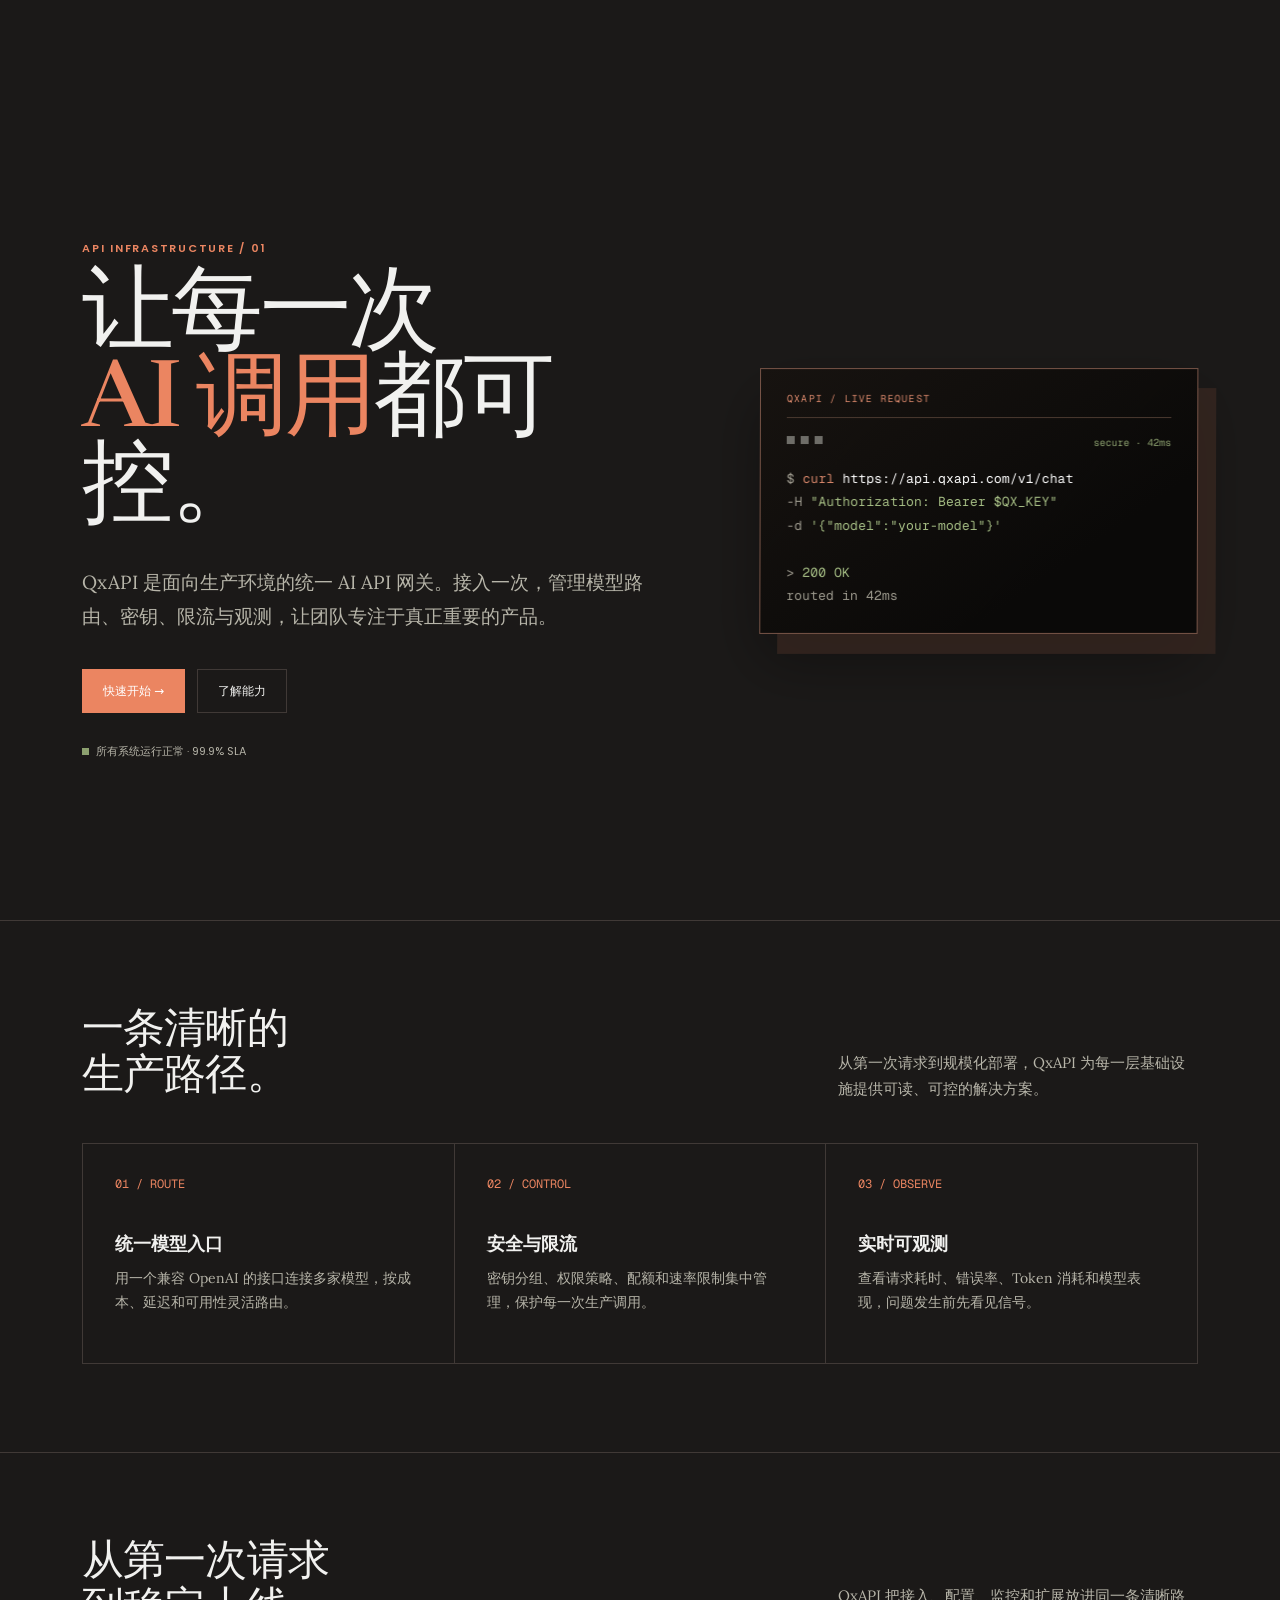
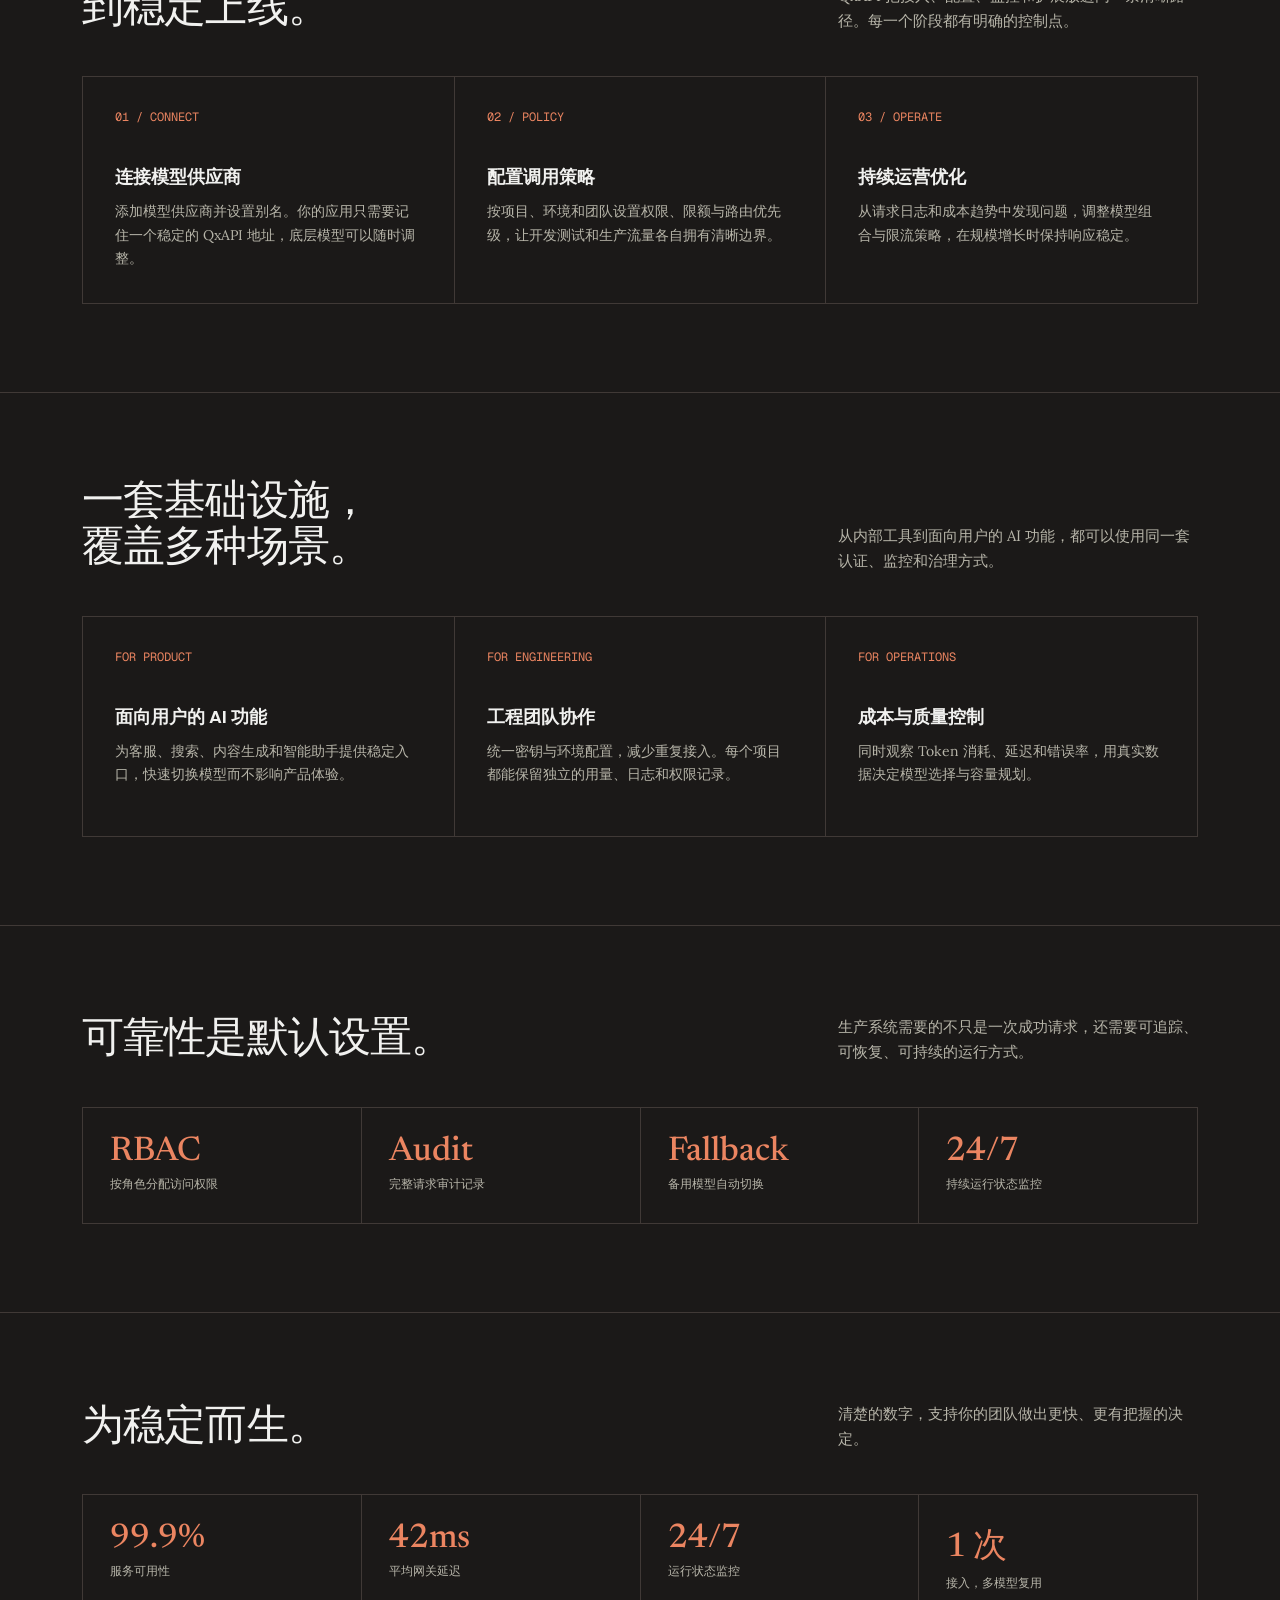
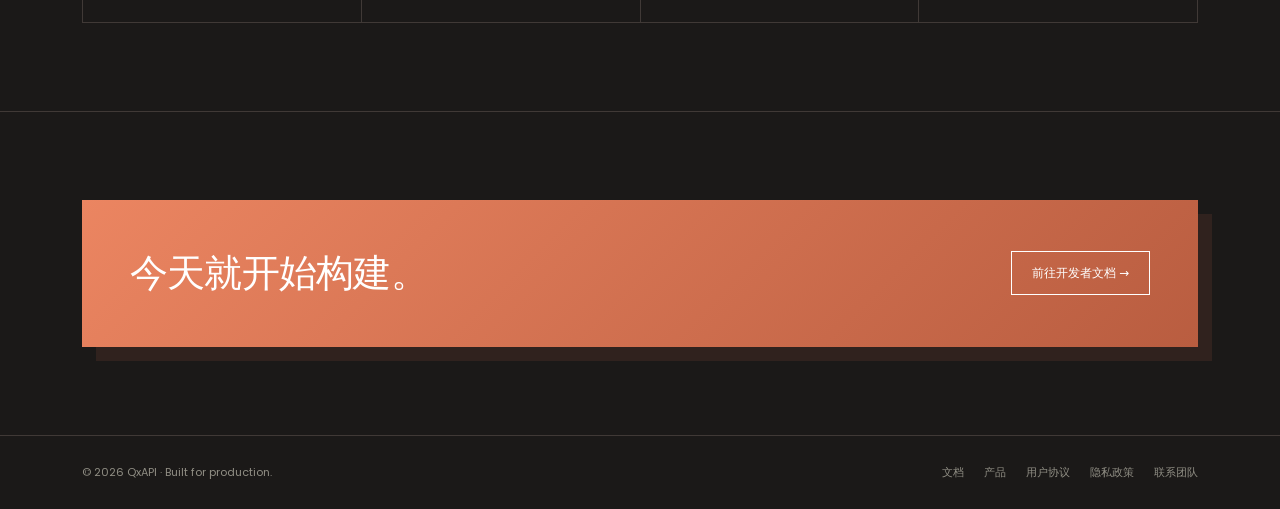
<file: index.html>
<!doctype html>
<html lang="zh-CN" data-theme="dark">

<head>
    <meta charset="utf-8">
    <meta name="viewport" content="width=device-width,initial-scale=1">
    <meta name="description" content="QxAPI：统一、可靠、可观测的 AI API 网关。">
    <title>QxAPI — 统一 AI API 网关</title>
    <link rel="preconnect" href="https://fonts.googleapis.com">
    <link
        href="https://fonts.googleapis.com/css2?family=Geist+Mono:wght@400;500&family=Lora:wght@400;500;600&family=Newsreader:wght@400;500;600&family=Poppins:wght@400;500;600;700&display=swap"
        rel="stylesheet">
    <link rel="stylesheet" href="./css/style.css">
</head>

<body>
    <header class="nav">
        <div class="wrap"><a class="brand" href="index.html"><span class="mark">QX</span><span>QxAPI</span></a>
            <nav class="navlinks"><a href="#product">产品</a><a href="#scenarios">场景</a><a href="docs.html">文档</a><a
                    href="#workflow">工作流程</a><a href="#reliability">可靠性</a></nav>
            <div class="nav-actions"><a class="btn" href="docs.html">查看文档</a><a class="btn primary"
                    href="/sign-in">快速开始</a></div>
        </div>
    </header>
    <main>
        <div class="wrap">
            <section class="hero">
                <div>
                    <p class="eyebrow">API infrastructure / 01</p>
                    <h1>让每一次<br><em>AI 调用</em>都可控。</h1>
                    <p class="lead">QxAPI 是面向生产环境的统一 AI API 网关。接入一次，管理模型路由、密钥、限流与观测，让团队专注于真正重要的产品。</p>
                    <div class="actions"><a class="btn primary" href="/sign-in">快速开始 →</a><a class="btn"
                            href="#product">了解能力</a></div>
                    <div class="signal"><i></i> 所有系统运行正常 · 99.9% SLA</div>
                </div>
                <div class="terminal">
                    <div class="bar"><i class="dot"></i><i class="dot"></i><i class="dot"></i></div>
                    <div><span class="dim">$ </span><span class="orange">curl</span> https://api.qxapi.com/v1/chat</div>
                    <div class="dim"> -H <span class="green">"Authorization: Bearer $QX_KEY"</span></div>
                    <div class="dim"> -d <span class="green">'{"model":"your-model"}'</span></div><br>
                    <div><span class="dim">&gt; </span><span class="green">200 OK</span></div>
                    <div class="dim"> routed in 42ms</div>
                </div>
            </section>
        </div>
        <section class="section" id="product">
            <div class="wrap">
                <div class="section-head">
                    <h2>一条清晰的<br>生产路径。</h2>
                    <p>从第一次请求到规模化部署，QxAPI 为每一层基础设施提供可读、可控的解决方案。</p>
                </div>
                <div class="grid">
                    <article class="card">
                        <div class="num">01 / ROUTE</div>
                        <h3>统一模型入口</h3>
                        <p>用一个兼容 OpenAI 的接口连接多家模型，按成本、延迟和可用性灵活路由。</p>
                    </article>
                    <article class="card">
                        <div class="num">02 / CONTROL</div>
                        <h3>安全与限流</h3>
                        <p>密钥分组、权限策略、配额和速率限制集中管理，保护每一次生产调用。</p>
                    </article>
                    <article class="card">
                        <div class="num">03 / OBSERVE</div>
                        <h3>实时可观测</h3>
                        <p>查看请求耗时、错误率、Token 消耗和模型表现，问题发生前先看见信号。</p>
                    </article>
                </div>
            </div>
        </section>
        <section class="section" id="workflow">
            <div class="wrap">
                <div class="section-head">
                    <h2>从第一次请求<br>到稳定上线。</h2>
                    <p>QxAPI 把接入、配置、监控和扩展放进同一条清晰路径。每一个阶段都有明确的控制点。</p>
                </div>
                <div class="grid">
                    <article class="card">
                        <div class="num">01 / CONNECT</div>
                        <h3>连接模型供应商</h3>
                        <p>添加模型供应商并设置别名。你的应用只需要记住一个稳定的 QxAPI 地址，底层模型可以随时调整。</p>
                    </article>
                    <article class="card">
                        <div class="num">02 / POLICY</div>
                        <h3>配置调用策略</h3>
                        <p>按项目、环境和团队设置权限、限额与路由优先级，让开发测试和生产流量各自拥有清晰边界。</p>
                    </article>
                    <article class="card">
                        <div class="num">03 / OPERATE</div>
                        <h3>持续运营优化</h3>
                        <p>从请求日志和成本趋势中发现问题，调整模型组合与限流策略，在规模增长时保持响应稳定。</p>
                    </article>
                </div>
            </div>
        </section>
        <section class="section" id="scenarios">
            <div class="wrap">
                <div class="section-head">
                    <h2>一套基础设施，<br>覆盖多种场景。</h2>
                    <p>从内部工具到面向用户的 AI 功能，都可以使用同一套认证、监控和治理方式。</p>
                </div>
                <div class="grid">
                    <article class="card">
                        <div class="num">FOR PRODUCT</div>
                        <h3>面向用户的 AI 功能</h3>
                        <p>为客服、搜索、内容生成和智能助手提供稳定入口，快速切换模型而不影响产品体验。</p>
                    </article>
                    <article class="card">
                        <div class="num">FOR ENGINEERING</div>
                        <h3>工程团队协作</h3>
                        <p>统一密钥与环境配置，减少重复接入。每个项目都能保留独立的用量、日志和权限记录。</p>
                    </article>
                    <article class="card">
                        <div class="num">FOR OPERATIONS</div>
                        <h3>成本与质量控制</h3>
                        <p>同时观察 Token 消耗、延迟和错误率，用真实数据决定模型选择与容量规划。</p>
                    </article>
                </div>
            </div>
        </section>
        <section class="section" id="security">
            <div class="wrap">
                <div class="section-head">
                    <h2>可靠性是默认设置。</h2>
                    <p>生产系统需要的不只是一次成功请求，还需要可追踪、可恢复、可持续的运行方式。</p>
                </div>
                <div class="metrics">
                    <div class="metric"><strong>RBAC</strong><span>按角色分配访问权限</span></div>
                    <div class="metric"><strong>Audit</strong><span>完整请求审计记录</span></div>
                    <div class="metric"><strong>Fallback</strong><span>备用模型自动切换</span></div>
                    <div class="metric"><strong>24/7</strong><span>持续运行状态监控</span></div>
                </div>
            </div>
        </section>
        <section class="section" id="reliability">
            <div class="wrap">
                <div class="section-head">
                    <h2>为稳定而生。</h2>
                    <p>清楚的数字，支持你的团队做出更快、更有把握的决定。</p>
                </div>
                <div class="metrics">
                    <div class="metric"><strong>99.9%</strong><span>服务可用性</span></div>
                    <div class="metric"><strong>42ms</strong><span>平均网关延迟</span></div>
                    <div class="metric"><strong>24/7</strong><span>运行状态监控</span></div>
                    <div class="metric"><strong>1 次</strong><span>接入，多模型复用</span></div>
                </div>
            </div>
        </section>
        <section class="section" id="start">
            <div class="wrap">
                <div class="cta">
                    <h2>今天就开始构建。</h2><a class="btn" href="docs.html">前往开发者文档 →</a>
                </div>
            </div>
        </section>
    </main>
    <footer class="footer">
        <div class="wrap"><span>© 2026 QxAPI · Built for production.</span>
            <nav aria-label="页脚导航"><a href="docs.html">文档</a><a href="#product">产品</a><a href="terms.html">用户协议</a><a href="privacy.html">隐私政策</a><a href="mailto:hello@qxapi.com">联系团队</a></nav>
        </div>
    </footer>
</body>

</html>
</file>
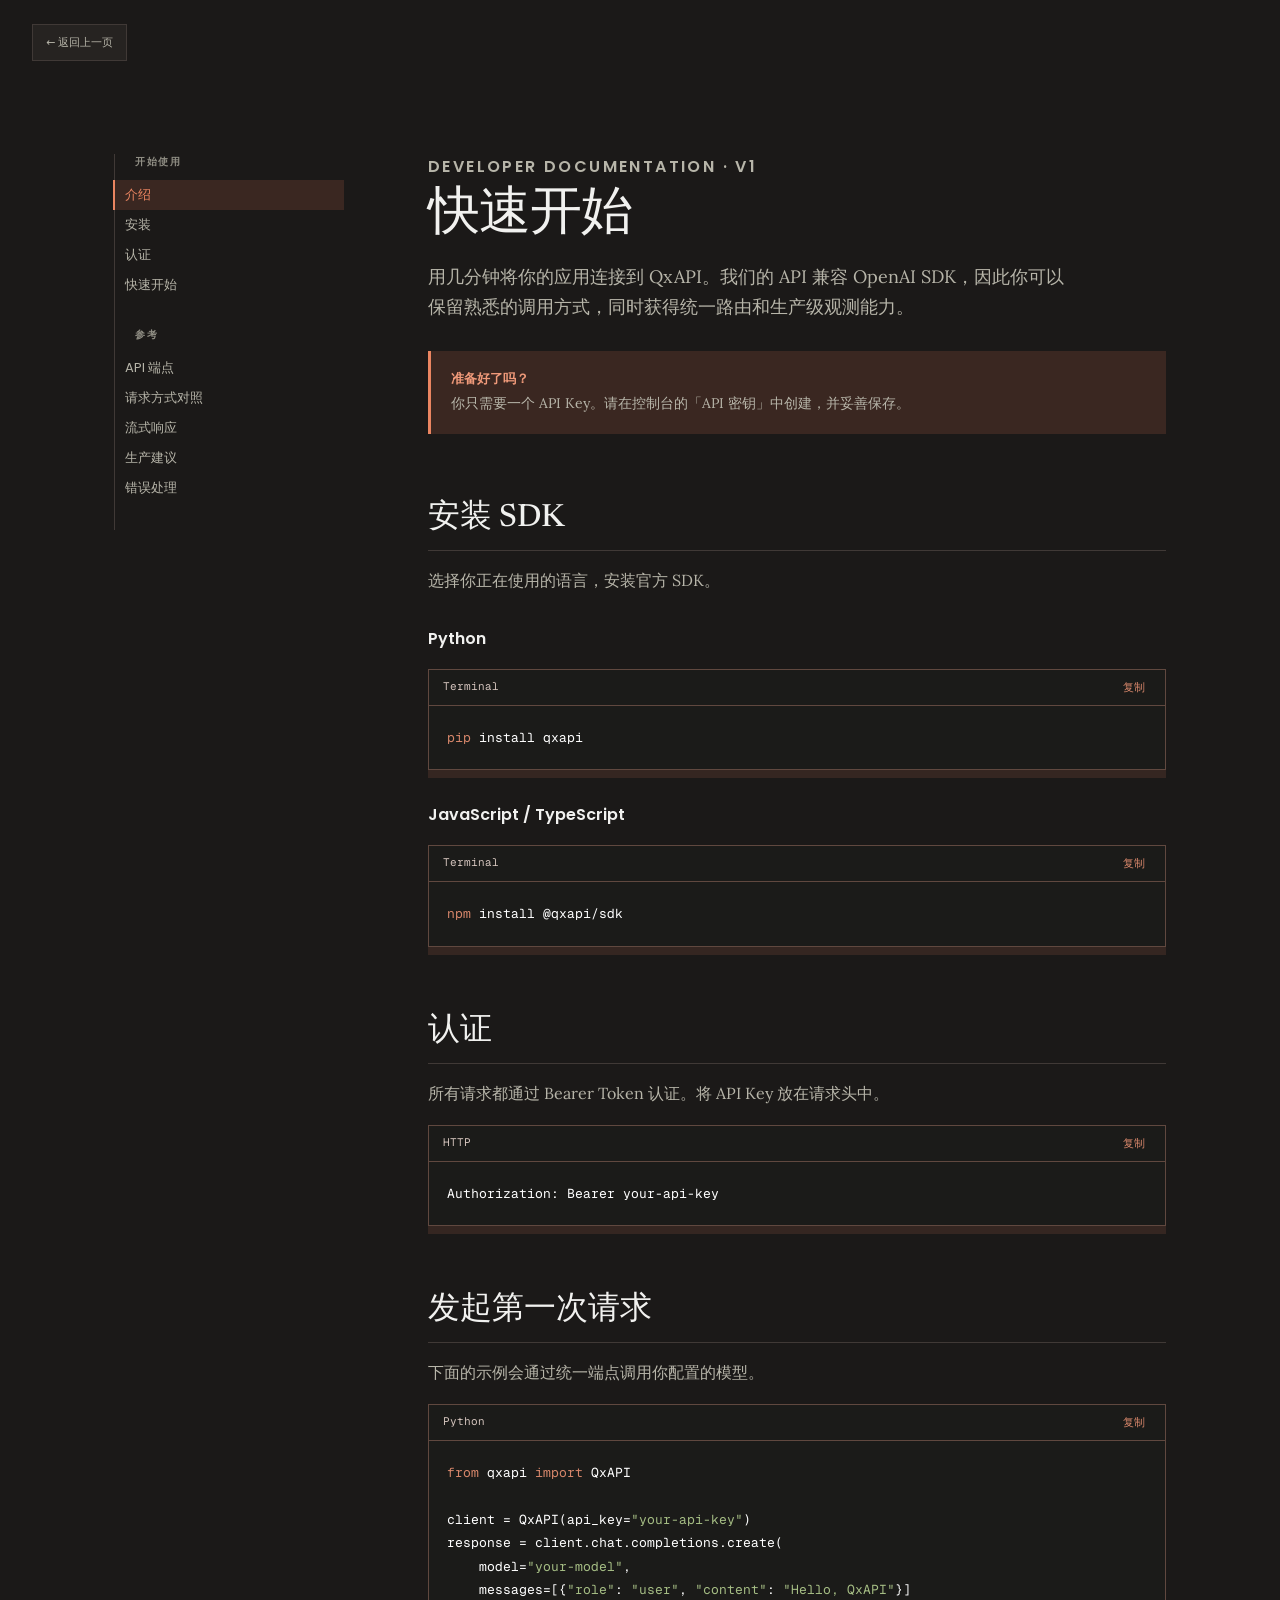
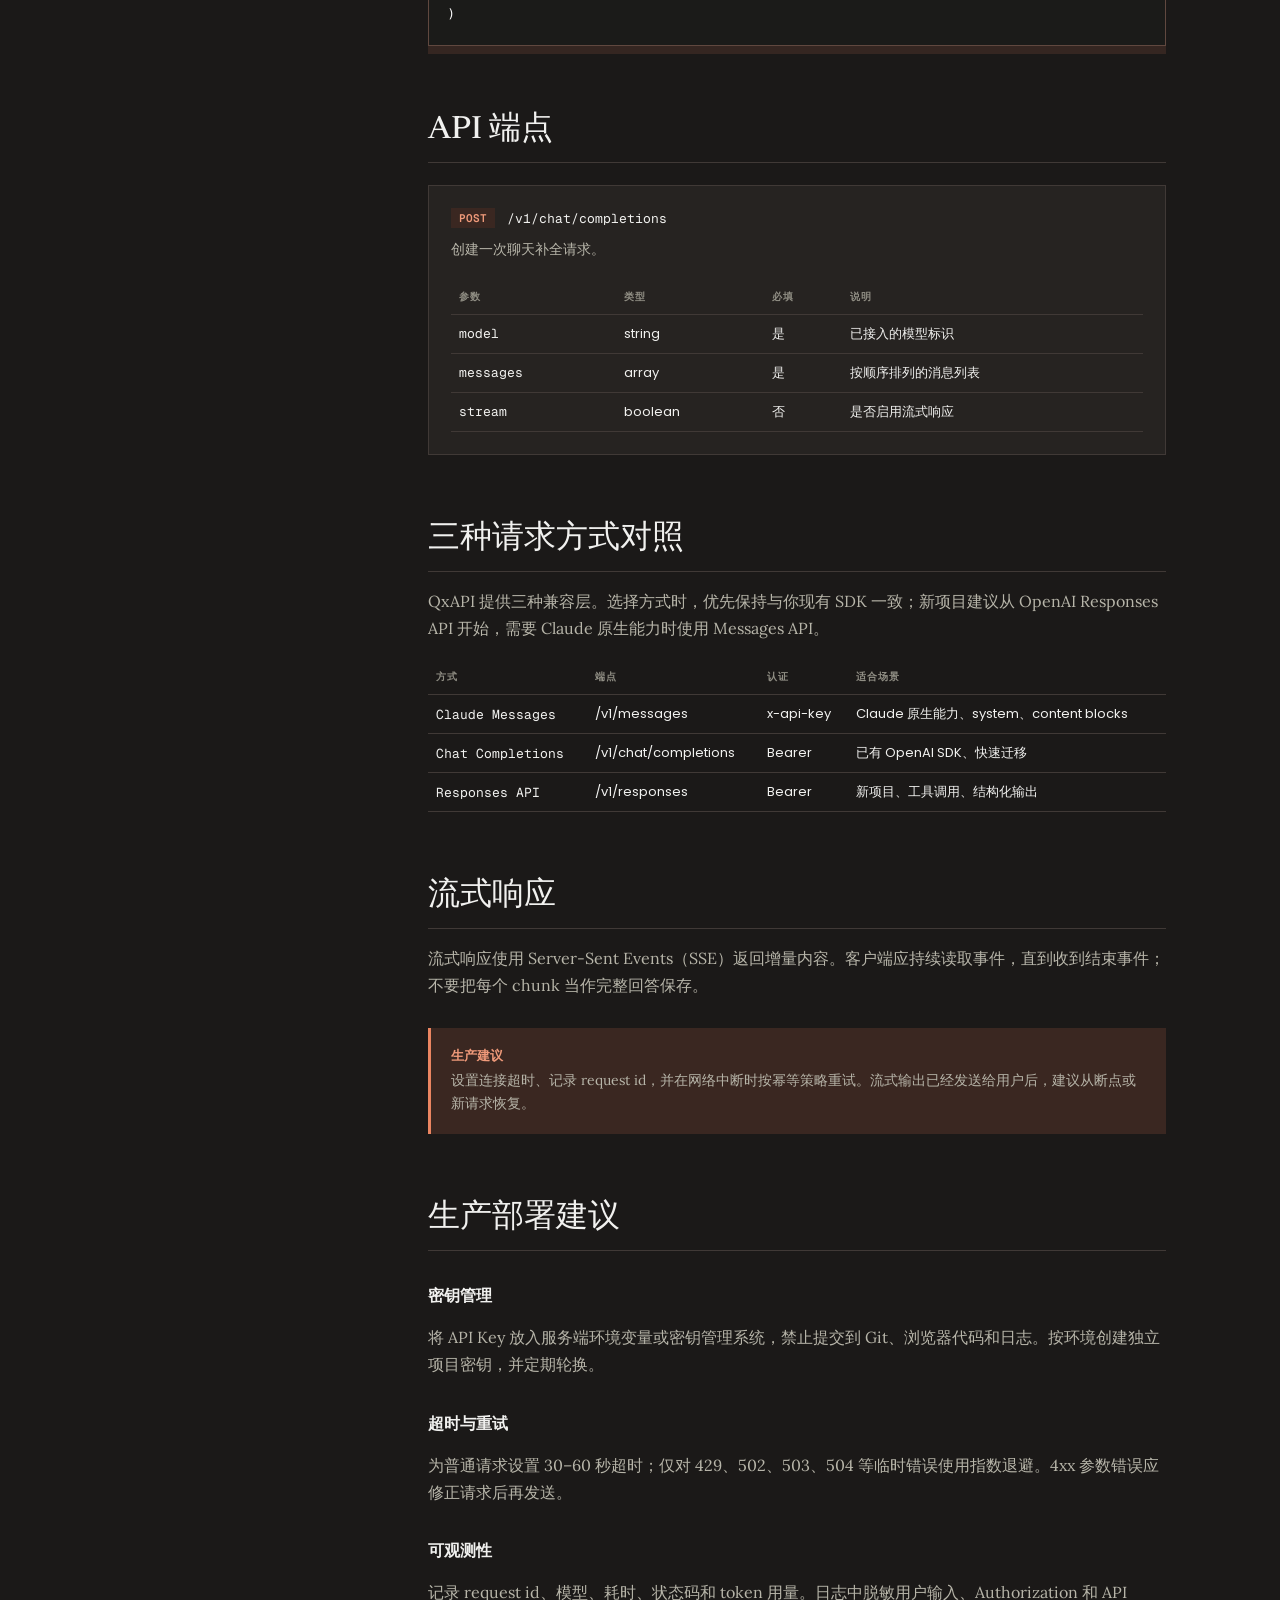
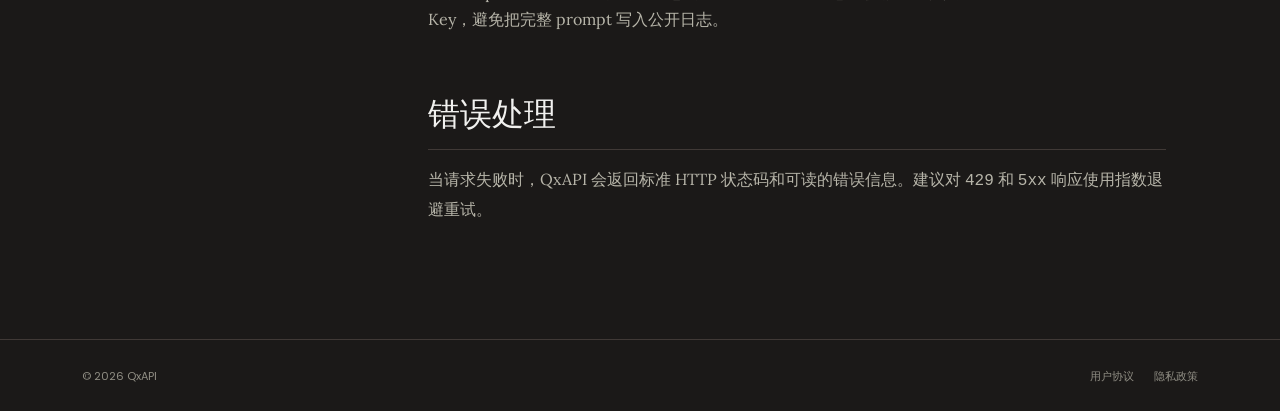
<file: docs.html>
<!doctype html>
<html lang="zh-CN">

<head>
    <meta charset="utf-8">
    <meta name="viewport" content="width=device-width,initial-scale=1">
    <meta name="description" content="QxAPI 开发者文档：快速接入统一 AI API 网关。">
    <title>QxAPI 文档 — 快速开始</title>
    <link rel="preconnect" href="https://fonts.googleapis.com">
    <link
        href="https://fonts.googleapis.com/css2?family=Geist+Mono:wght@400;500&family=Lora:wght@400;500;600&family=Newsreader:wght@400;500;600&family=Poppins:wght@400;500;600;700&display=swap"
        rel="stylesheet">
    <link rel="stylesheet" href="./css/style.css">
</head>

<body>
    <header class="nav">
        <button class="back-button" type="button" onclick="goBack()" aria-label="返回上一页">← 返回上一页</button>
        <div class="wrap nav-in"><a class="brand" href="index.html"><span class="mark">QX</span><span>QxAPI /
                    Docs</span></a>
            <nav class="navlinks"><a href="mailto:hello@qxapi.com">联系我们</a></nav>
        </div>
    </header>
    <div class="wrap">
        <div class="docs">
            <aside class="sidebar">
                <div>
                    <p class="side-title">开始使用</p>
                    <ul class="side-list">
                        <li><a class="active" href="#intro">介绍</a></li>
                        <li><a href="#install">安装</a></li>
                        <li><a href="#auth">认证</a></li>
                        <li><a href="#quickstart">快速开始</a></li>
                    </ul>
                </div>
                <div>
                    <p class="side-title">参考</p>
                    <ul class="side-list">
                        <li><a href="#endpoints">API 端点</a></li>
                        <li><a href="#request-guide">请求方式对照</a></li><li><a href="#streaming">流式响应</a></li><li><a href="#production">生产建议</a></li><li><a href="#errors">错误处理</a></li>
                    </ul>
                </div>
            </aside>
            <main class="content">
                <section id="intro">
                    <p class="side-title">Developer documentation · v1</p>
                    <h1>快速开始</h1>
                    <p class="intro">用几分钟将你的应用连接到 QxAPI。我们的 API 兼容 OpenAI SDK，因此你可以保留熟悉的调用方式，同时获得统一路由和生产级观测能力。</p>
                    <div class="note"><strong>准备好了吗？</strong>
                        <p>你只需要一个 API Key。请在控制台的「API 密钥」中创建，并妥善保存。</p>
                    </div>
                </section>
                <section id="install">
                    <h2>安装 SDK</h2>
                    <p>选择你正在使用的语言，安装官方 SDK。</p>
                    <h3>Python</h3>
                    <div class="code-wrap">
                        <div class="code-head"><span>Terminal</span><button class="copy">复制</button></div>
                        <pre class="code"><span class="orange">pip</span> install qxapi</pre>
                    </div>
                    <h3>JavaScript / TypeScript</h3>
                    <div class="code-wrap">
                        <div class="code-head"><span>Terminal</span><button class="copy">复制</button></div>
                        <pre class="code"><span class="orange">npm</span> install @qxapi/sdk</pre>
                    </div>
                </section>
                <section id="auth">
                    <h2>认证</h2>
                    <p>所有请求都通过 Bearer Token 认证。将 API Key 放在请求头中。</p>
                    <div class="code-wrap">
                        <div class="code-head"><span>HTTP</span><button class="copy">复制</button></div>
                        <pre class="code">Authorization: Bearer your-api-key</pre>
                    </div>
                </section>
                <section id="quickstart">
                    <h2>发起第一次请求</h2>
                    <p>下面的示例会通过统一端点调用你配置的模型。</p>
                    <div class="code-wrap">
                        <div class="code-head"><span>Python</span><button class="copy">复制</button></div>
                        <pre class="code"><span class="orange">from</span> qxapi <span class="orange">import</span> QxAPI

client = QxAPI(api_key=<span class="green">"your-api-key"</span>)
response = client.chat.completions.create(
    model=<span class="green">"your-model"</span>,
    messages=[{<span class="green">"role"</span>: <span class="green">"user"</span>, <span class="green">"content"</span>: <span class="green">"Hello, QxAPI"</span>}]
)</pre>
                    </div>
                </section>
                <section id="endpoints">
                    <h2>API 端点</h2>
                    <div class="api">
                        <div class="method"><span class="badge">POST</span><span
                                class="path">/v1/chat/completions</span></div>
                        <p>创建一次聊天补全请求。</p>
                        <table class="table">
                            <thead>
                                <tr>
                                    <th>参数</th>
                                    <th>类型</th>
                                    <th>必填</th>
                                    <th>说明</th>
                                </tr>
                            </thead>
                            <tbody>
                                <tr>
                                    <td>model</td>
                                    <td>string</td>
                                    <td>是</td>
                                    <td>已接入的模型标识</td>
                                </tr>
                                <tr>
                                    <td>messages</td>
                                    <td>array</td>
                                    <td>是</td>
                                    <td>按顺序排列的消息列表</td>
                                </tr>
                                <tr>
                                    <td>stream</td>
                                    <td>boolean</td>
                                    <td>否</td>
                                    <td>是否启用流式响应</td>
                                </tr>
                            </tbody>
                        </table>
                    </div>
                </section>
                <section id="request-guide"><h2>三种请求方式对照</h2><p>QxAPI 提供三种兼容层。选择方式时，优先保持与你现有 SDK 一致；新项目建议从 OpenAI Responses API 开始，需要 Claude 原生能力时使用 Messages API。</p><table class="table"><thead><tr><th>方式</th><th>端点</th><th>认证</th><th>适合场景</th></tr></thead><tbody><tr><td>Claude Messages</td><td>/v1/messages</td><td>x-api-key</td><td>Claude 原生能力、system、content blocks</td></tr><tr><td>Chat Completions</td><td>/v1/chat/completions</td><td>Bearer</td><td>已有 OpenAI SDK、快速迁移</td></tr><tr><td>Responses API</td><td>/v1/responses</td><td>Bearer</td><td>新项目、工具调用、结构化输出</td></tr></tbody></table></section><section id="streaming"><h2>流式响应</h2><p>流式响应使用 Server-Sent Events（SSE）返回增量内容。客户端应持续读取事件，直到收到结束事件；不要把每个 chunk 当作完整回答保存。</p><div class="note"><strong>生产建议</strong><p>设置连接超时、记录 request id，并在网络中断时按幂等策略重试。流式输出已经发送给用户后，建议从断点或新请求恢复。</p></div></section><section id="production"><h2>生产部署建议</h2><h3>密钥管理</h3><p>将 API Key 放入服务端环境变量或密钥管理系统，禁止提交到 Git、浏览器代码和日志。按环境创建独立项目密钥，并定期轮换。</p><h3>超时与重试</h3><p>为普通请求设置 30–60 秒超时；仅对 429、502、503、504 等临时错误使用指数退避。4xx 参数错误应修正请求后再发送。</p><h3>可观测性</h3><p>记录 request id、模型、耗时、状态码和 token 用量。日志中脱敏用户输入、Authorization 和 API Key，避免把完整 prompt 写入公开日志。</p></section><section id="errors">
                    <h2>错误处理</h2>
                    <p>当请求失败时，QxAPI 会返回标准 HTTP 状态码和可读的错误信息。建议对 <code>429</code> 和 <code>5xx</code> 响应使用指数退避重试。</p>
                </section>
            </main>
        </div>
    </div>
    <footer class="footer">
        <div class="wrap"><span>© 2026 QxAPI</span><nav aria-label="页脚导航"><a href="terms.html">用户协议</a><a href="privacy.html">隐私政策</a></nav></div>
    </footer>
    <script>function goBack(){const ref=document.referrer;try{if(ref&&new URL(ref).origin===window.location.origin){window.history.back();return}}catch(e){}window.location.assign('./index.html')}document.querySelectorAll('.copy').forEach(b => b.addEventListener('click', () => { const code = b.parentElement.nextElementSibling.innerText; navigator.clipboard?.writeText(code); b.textContent = '已复制'; setTimeout(() => b.textContent = '复制', 1600) })); const links = document.querySelectorAll('.side-list a'); links.forEach(a => a.addEventListener('click', () => { links.forEach(x => x.classList.remove('active')); a.classList.add('active') }));</script>
</body>

</html>
</file>
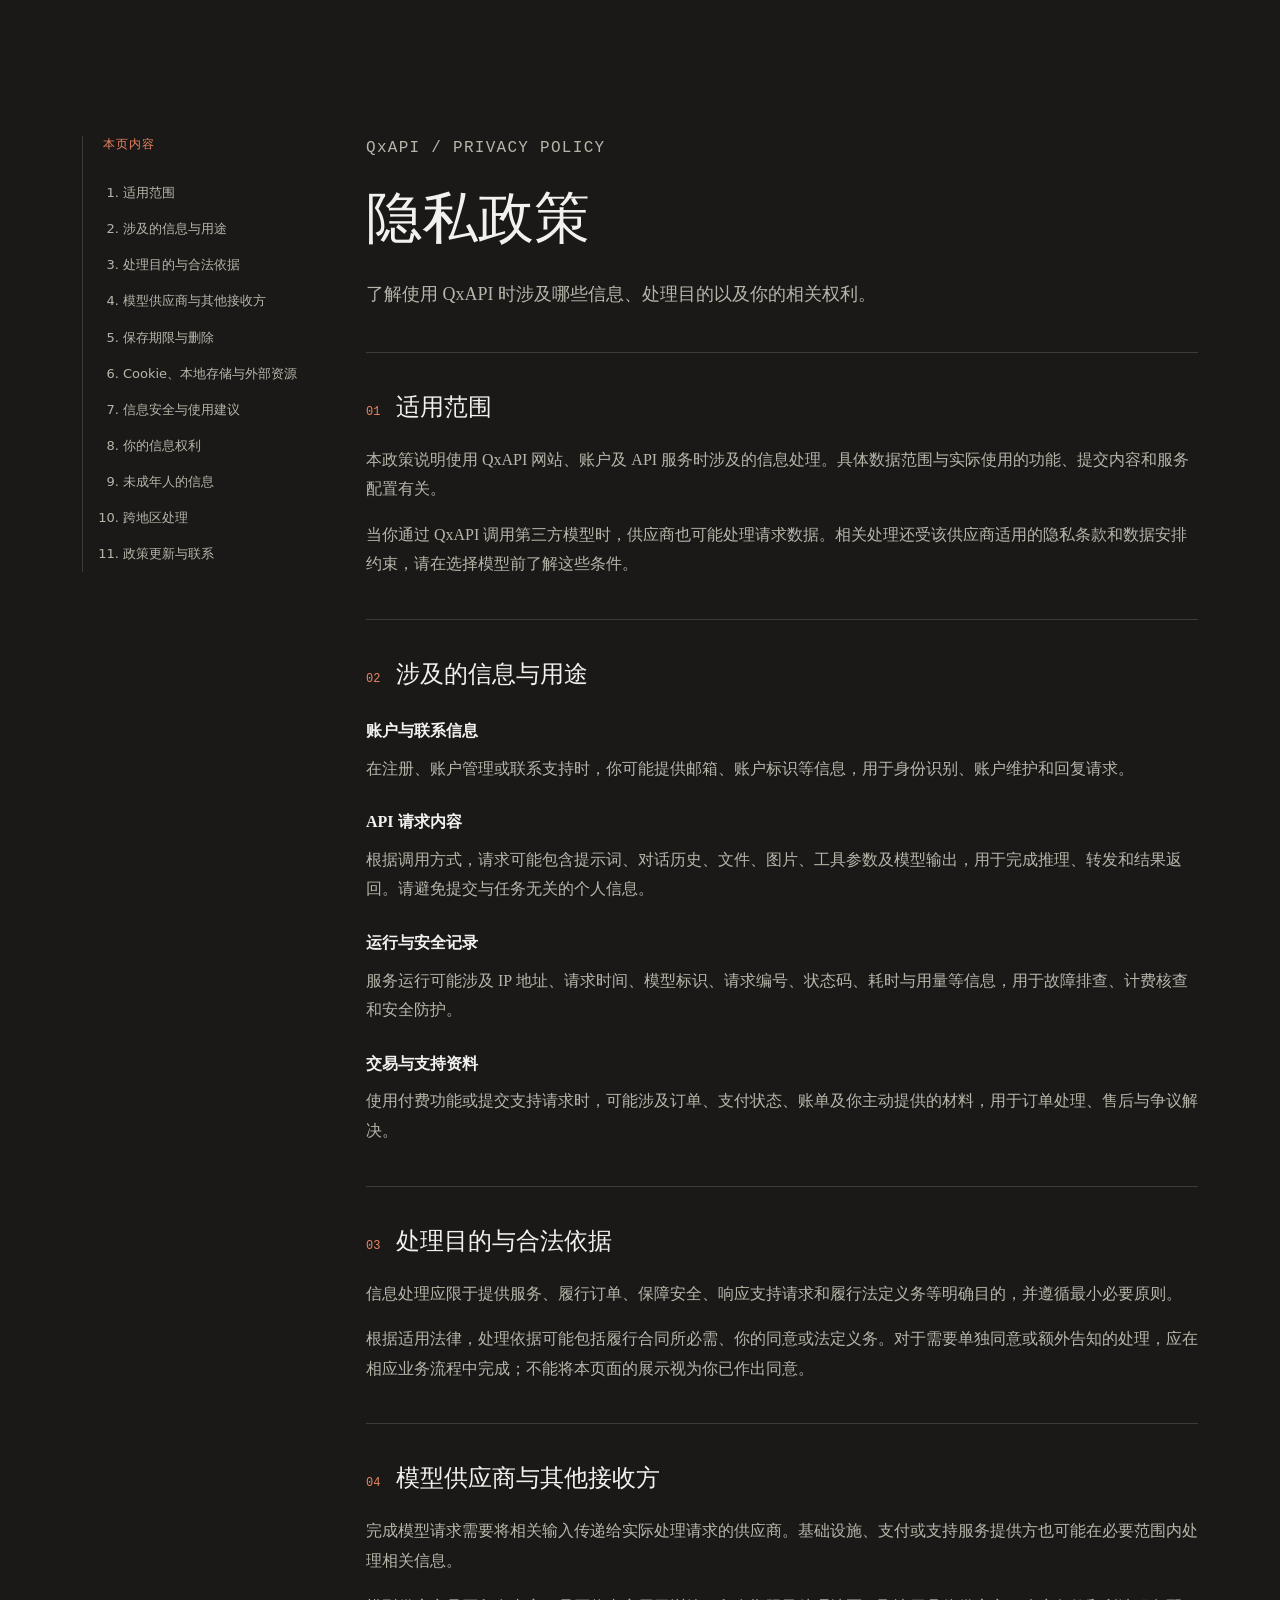
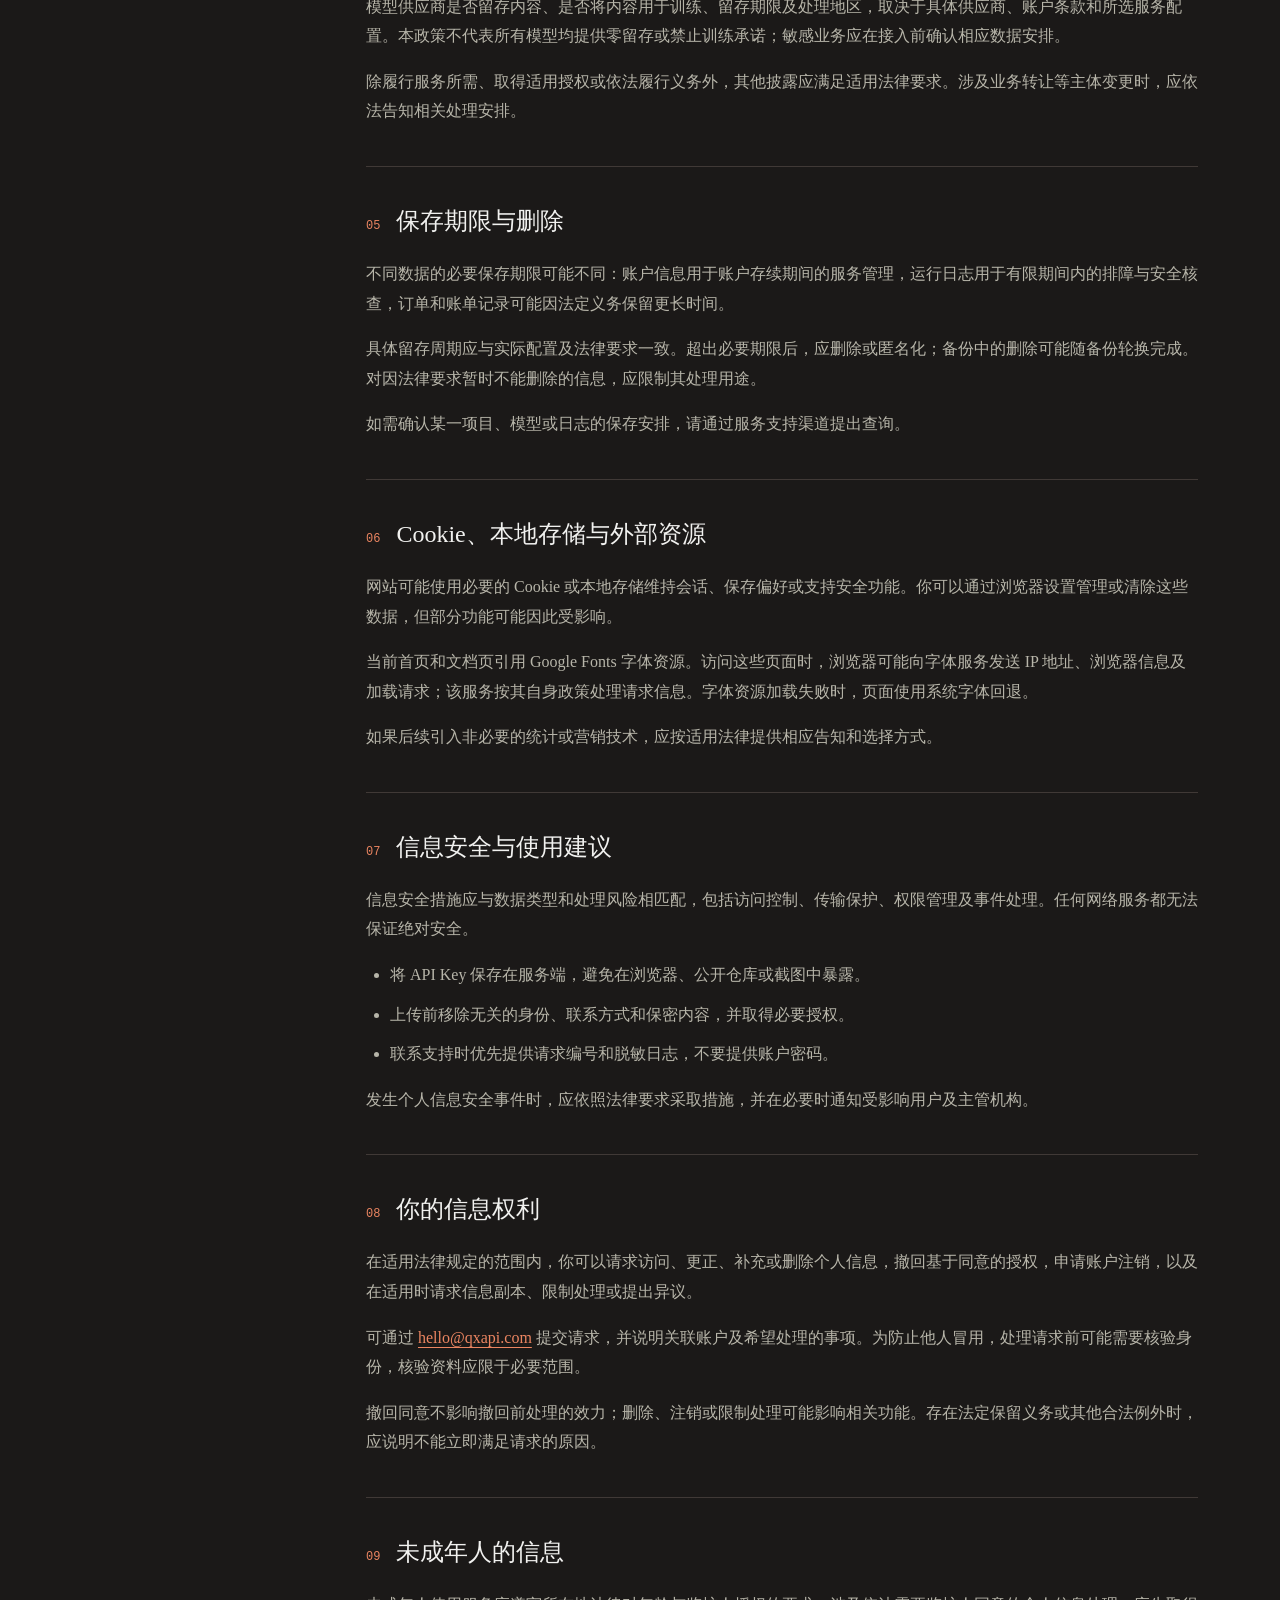
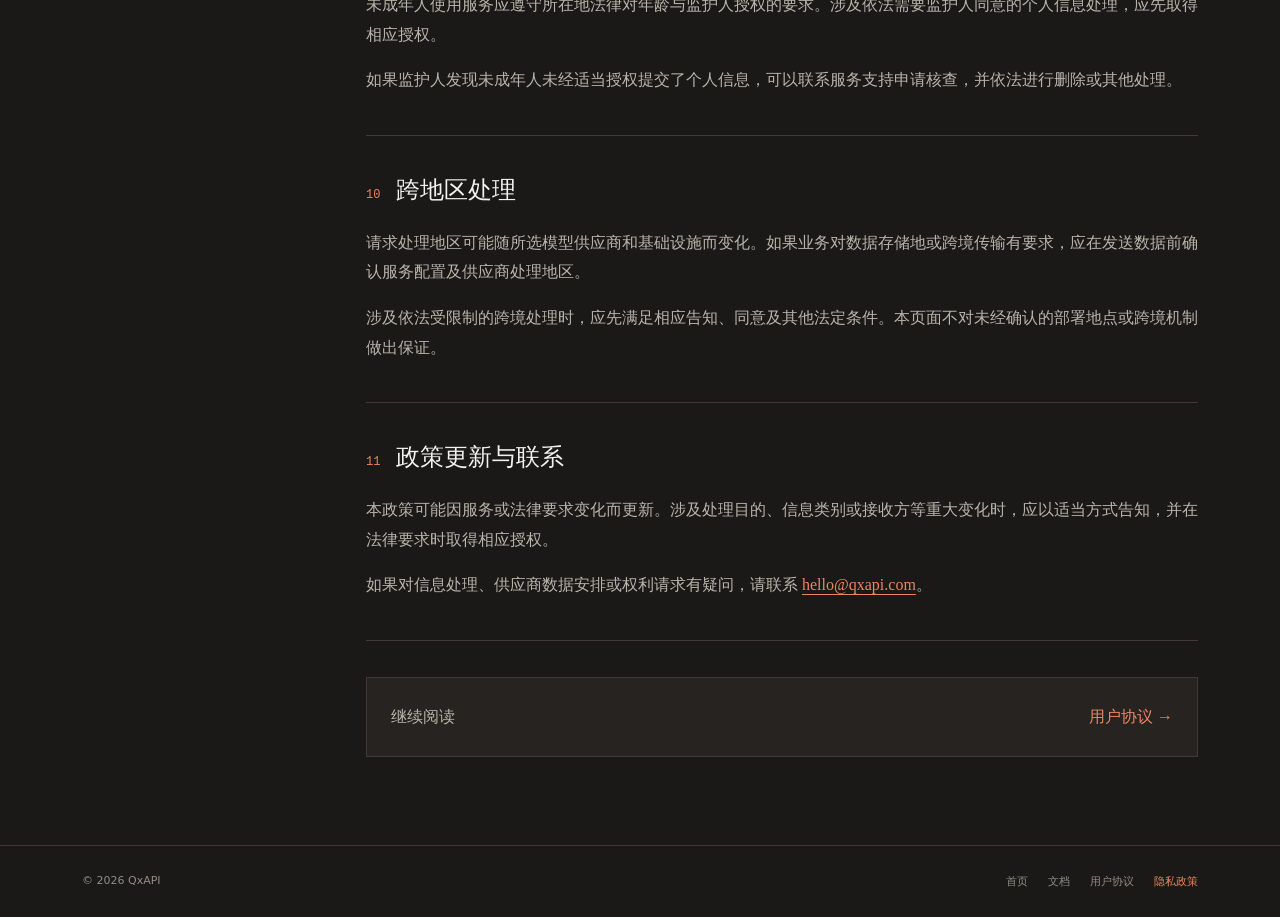
<file: privacy.html>
<!doctype html>
<html lang="zh-CN" data-theme="dark">
<head>
    <meta charset="utf-8">
    <meta name="viewport" content="width=device-width,initial-scale=1">
    <meta name="description" content="了解使用 QxAPI 时涉及哪些信息、处理目的以及你的相关权利。">
    <meta name="color-scheme" content="dark">
    <title>隐私政策 — QxAPI</title>
    <link rel="stylesheet" href="./css/style.css">
</head>
<body class="legal-page">
    <a class="legal-skip" href="#main">跳到正文</a>
    <div class="legal-top wrap"></div>
    <main id="main" class="legal-layout wrap">
        <aside class="legal-toc">
            <nav aria-label="页面目录">
                <p class="legal-label">本页内容</p>
                <ol><li><a href="#scope">适用范围</a></li>
                    <li><a href="#collection">涉及的信息与用途</a></li>
                    <li><a href="#basis">处理目的与合法依据</a></li>
                    <li><a href="#providers">模型供应商与其他接收方</a></li>
                    <li><a href="#storage">保存期限与删除</a></li>
                    <li><a href="#cookies">Cookie、本地存储与外部资源</a></li>
                    <li><a href="#security">信息安全与使用建议</a></li>
                    <li><a href="#rights">你的信息权利</a></li>
                    <li><a href="#minors">未成年人的信息</a></li>
                    <li><a href="#cross-border">跨地区处理</a></li>
                    <li><a href="#updates">政策更新与联系</a></li></ol>
            </nav>
        </aside>
        <article class="legal-content">
            <header class="legal-heading">
                <p class="legal-label">QxAPI / PRIVACY POLICY</p>
                <h1>隐私政策</h1>
                <p>了解使用 QxAPI 时涉及哪些信息、处理目的以及你的相关权利。</p>
            </header>
            <section id="scope" aria-labelledby="scope-title">
                <h2 id="scope-title"><span>01</span>适用范围</h2>
                <p>本政策说明使用 QxAPI 网站、账户及 API 服务时涉及的信息处理。具体数据范围与实际使用的功能、提交内容和服务配置有关。</p><p>当你通过 QxAPI 调用第三方模型时，供应商也可能处理请求数据。相关处理还受该供应商适用的隐私条款和数据安排约束，请在选择模型前了解这些条件。</p>
            </section>
            <section id="collection" aria-labelledby="collection-title">
                <h2 id="collection-title"><span>02</span>涉及的信息与用途</h2>
                <dl><dt>账户与联系信息</dt><dd>在注册、账户管理或联系支持时，你可能提供邮箱、账户标识等信息，用于身份识别、账户维护和回复请求。</dd><dt>API 请求内容</dt><dd>根据调用方式，请求可能包含提示词、对话历史、文件、图片、工具参数及模型输出，用于完成推理、转发和结果返回。请避免提交与任务无关的个人信息。</dd><dt>运行与安全记录</dt><dd>服务运行可能涉及 IP 地址、请求时间、模型标识、请求编号、状态码、耗时与用量等信息，用于故障排查、计费核查和安全防护。</dd><dt>交易与支持资料</dt><dd>使用付费功能或提交支持请求时，可能涉及订单、支付状态、账单及你主动提供的材料，用于订单处理、售后与争议解决。</dd></dl>
            </section>
            <section id="basis" aria-labelledby="basis-title">
                <h2 id="basis-title"><span>03</span>处理目的与合法依据</h2>
                <p>信息处理应限于提供服务、履行订单、保障安全、响应支持请求和履行法定义务等明确目的，并遵循最小必要原则。</p><p>根据适用法律，处理依据可能包括履行合同所必需、你的同意或法定义务。对于需要单独同意或额外告知的处理，应在相应业务流程中完成；不能将本页面的展示视为你已作出同意。</p>
            </section>
            <section id="providers" aria-labelledby="providers-title">
                <h2 id="providers-title"><span>04</span>模型供应商与其他接收方</h2>
                <p>完成模型请求需要将相关输入传递给实际处理请求的供应商。基础设施、支付或支持服务提供方也可能在必要范围内处理相关信息。</p><p>模型供应商是否留存内容、是否将内容用于训练、留存期限及处理地区，取决于具体供应商、账户条款和所选服务配置。本政策不代表所有模型均提供零留存或禁止训练承诺；敏感业务应在接入前确认相应数据安排。</p><p>除履行服务所需、取得适用授权或依法履行义务外，其他披露应满足适用法律要求。涉及业务转让等主体变更时，应依法告知相关处理安排。</p>
            </section>
            <section id="storage" aria-labelledby="storage-title">
                <h2 id="storage-title"><span>05</span>保存期限与删除</h2>
                <p>不同数据的必要保存期限可能不同：账户信息用于账户存续期间的服务管理，运行日志用于有限期间内的排障与安全核查，订单和账单记录可能因法定义务保留更长时间。</p><p>具体留存周期应与实际配置及法律要求一致。超出必要期限后，应删除或匿名化；备份中的删除可能随备份轮换完成。对因法律要求暂时不能删除的信息，应限制其处理用途。</p><p>如需确认某一项目、模型或日志的保存安排，请通过服务支持渠道提出查询。</p>
            </section>
            <section id="cookies" aria-labelledby="cookies-title">
                <h2 id="cookies-title"><span>06</span>Cookie、本地存储与外部资源</h2>
                <p>网站可能使用必要的 Cookie 或本地存储维持会话、保存偏好或支持安全功能。你可以通过浏览器设置管理或清除这些数据，但部分功能可能因此受影响。</p><p>当前首页和文档页引用 Google Fonts 字体资源。访问这些页面时，浏览器可能向字体服务发送 IP 地址、浏览器信息及加载请求；该服务按其自身政策处理请求信息。字体资源加载失败时，页面使用系统字体回退。</p><p>如果后续引入非必要的统计或营销技术，应按适用法律提供相应告知和选择方式。</p>
            </section>
            <section id="security" aria-labelledby="security-title">
                <h2 id="security-title"><span>07</span>信息安全与使用建议</h2>
                <p>信息安全措施应与数据类型和处理风险相匹配，包括访问控制、传输保护、权限管理及事件处理。任何网络服务都无法保证绝对安全。</p><ul><li>将 API Key 保存在服务端，避免在浏览器、公开仓库或截图中暴露。</li><li>上传前移除无关的身份、联系方式和保密内容，并取得必要授权。</li><li>联系支持时优先提供请求编号和脱敏日志，不要提供账户密码。</li></ul><p>发生个人信息安全事件时，应依照法律要求采取措施，并在必要时通知受影响用户及主管机构。</p>
            </section>
            <section id="rights" aria-labelledby="rights-title">
                <h2 id="rights-title"><span>08</span>你的信息权利</h2>
                <p>在适用法律规定的范围内，你可以请求访问、更正、补充或删除个人信息，撤回基于同意的授权，申请账户注销，以及在适用时请求信息副本、限制处理或提出异议。</p><p>可通过 <a href="mailto:hello@qxapi.com">hello@qxapi.com</a> 提交请求，并说明关联账户及希望处理的事项。为防止他人冒用，处理请求前可能需要核验身份，核验资料应限于必要范围。</p><p>撤回同意不影响撤回前处理的效力；删除、注销或限制处理可能影响相关功能。存在法定保留义务或其他合法例外时，应说明不能立即满足请求的原因。</p>
            </section>
            <section id="minors" aria-labelledby="minors-title">
                <h2 id="minors-title"><span>09</span>未成年人的信息</h2>
                <p>未成年人使用服务应遵守所在地法律对年龄与监护人授权的要求。涉及依法需要监护人同意的个人信息处理，应先取得相应授权。</p><p>如果监护人发现未成年人未经适当授权提交了个人信息，可以联系服务支持申请核查，并依法进行删除或其他处理。</p>
            </section>
            <section id="cross-border" aria-labelledby="cross-border-title">
                <h2 id="cross-border-title"><span>10</span>跨地区处理</h2>
                <p>请求处理地区可能随所选模型供应商和基础设施而变化。如果业务对数据存储地或跨境传输有要求，应在发送数据前确认服务配置及供应商处理地区。</p><p>涉及依法受限制的跨境处理时，应先满足相应告知、同意及其他法定条件。本页面不对未经确认的部署地点或跨境机制做出保证。</p>
            </section>
            <section id="updates" aria-labelledby="updates-title">
                <h2 id="updates-title"><span>11</span>政策更新与联系</h2>
                <p>本政策可能因服务或法律要求变化而更新。涉及处理目的、信息类别或接收方等重大变化时，应以适当方式告知，并在法律要求时取得相应授权。</p><p>如果对信息处理、供应商数据安排或权利请求有疑问，请联系 <a href="mailto:hello@qxapi.com">hello@qxapi.com</a>。</p>
            </section>
            <a class="legal-next" href="terms.html"><span>继续阅读</span>用户协议 →</a>
        </article>
    </main>
    <footer class="footer legal-footer">
        <div class="wrap"><span>© 2026 QxAPI</span><nav aria-label="页脚导航"><a href="index.html">首页</a><a href="docs.html">文档</a><a href="terms.html">用户协议</a><a href="privacy.html" aria-current="page">隐私政策</a></nav></div>
    </footer>
</body>
</html>
</file>
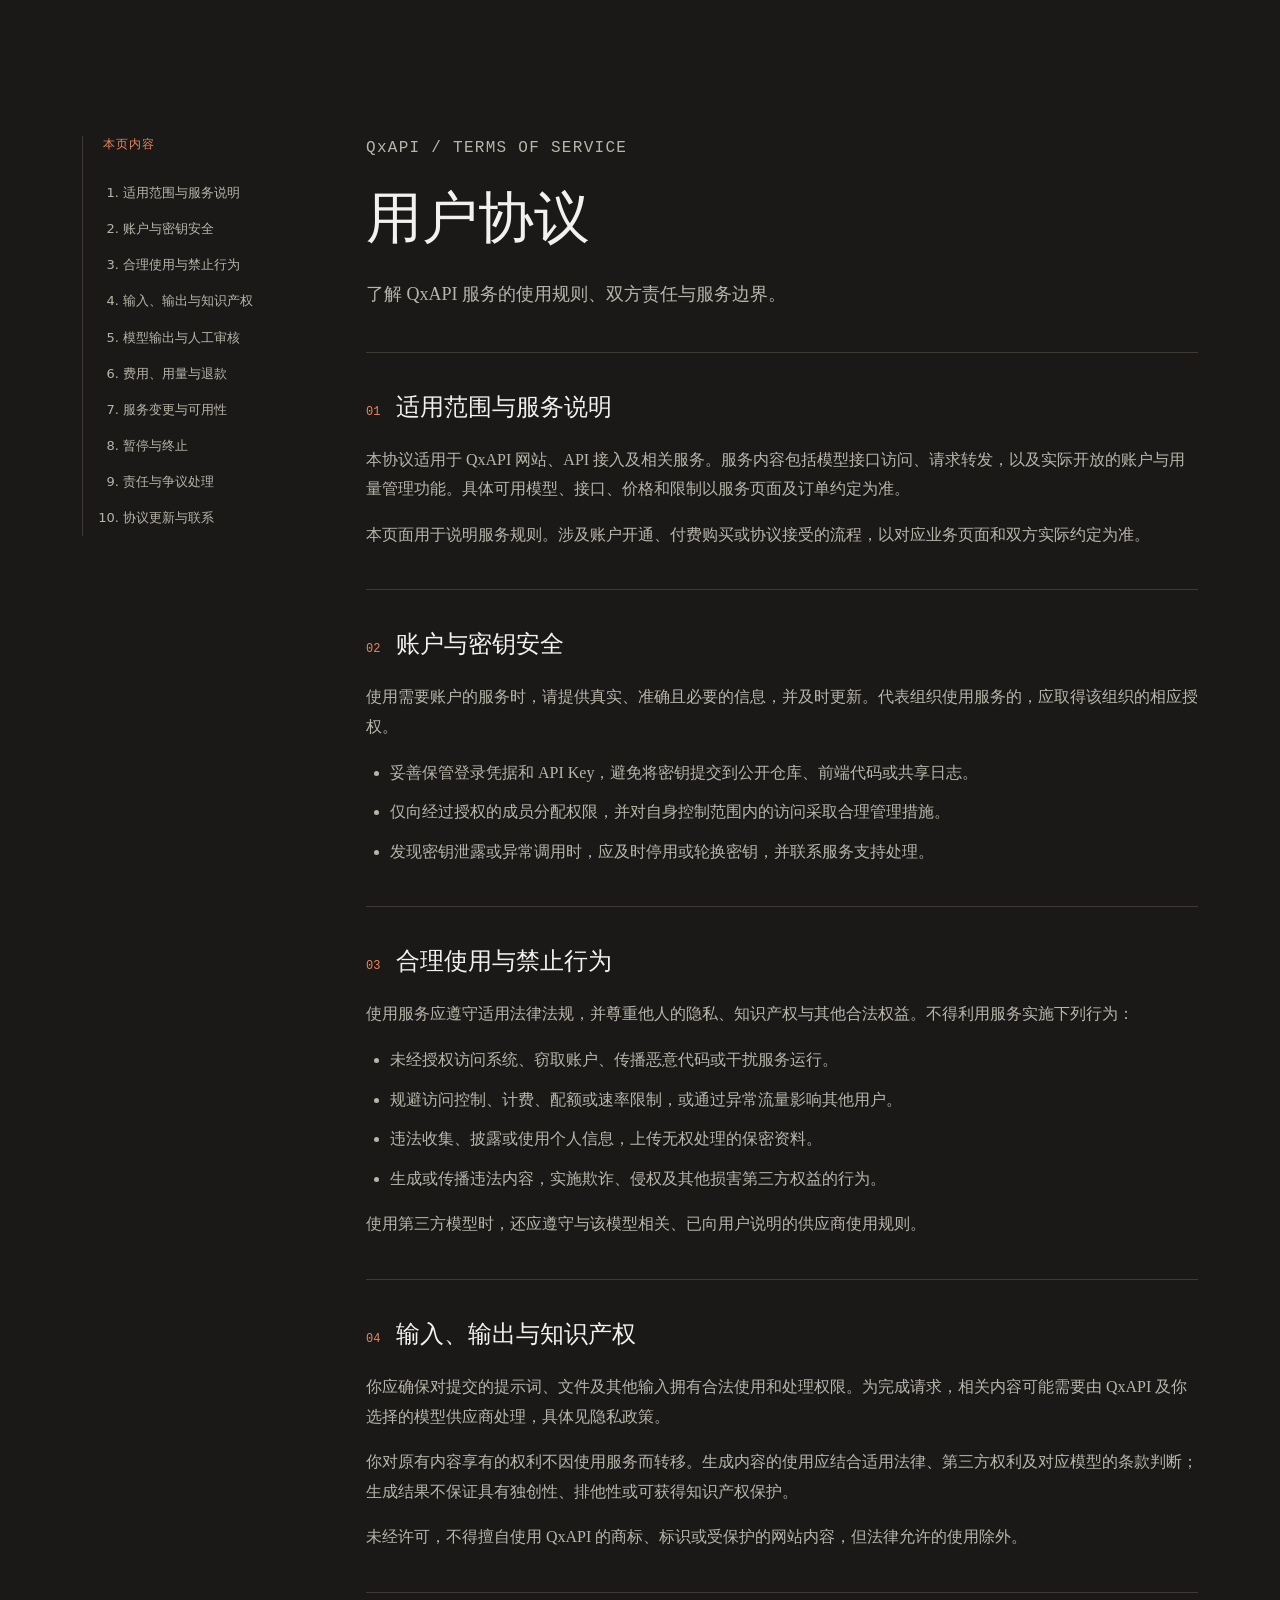
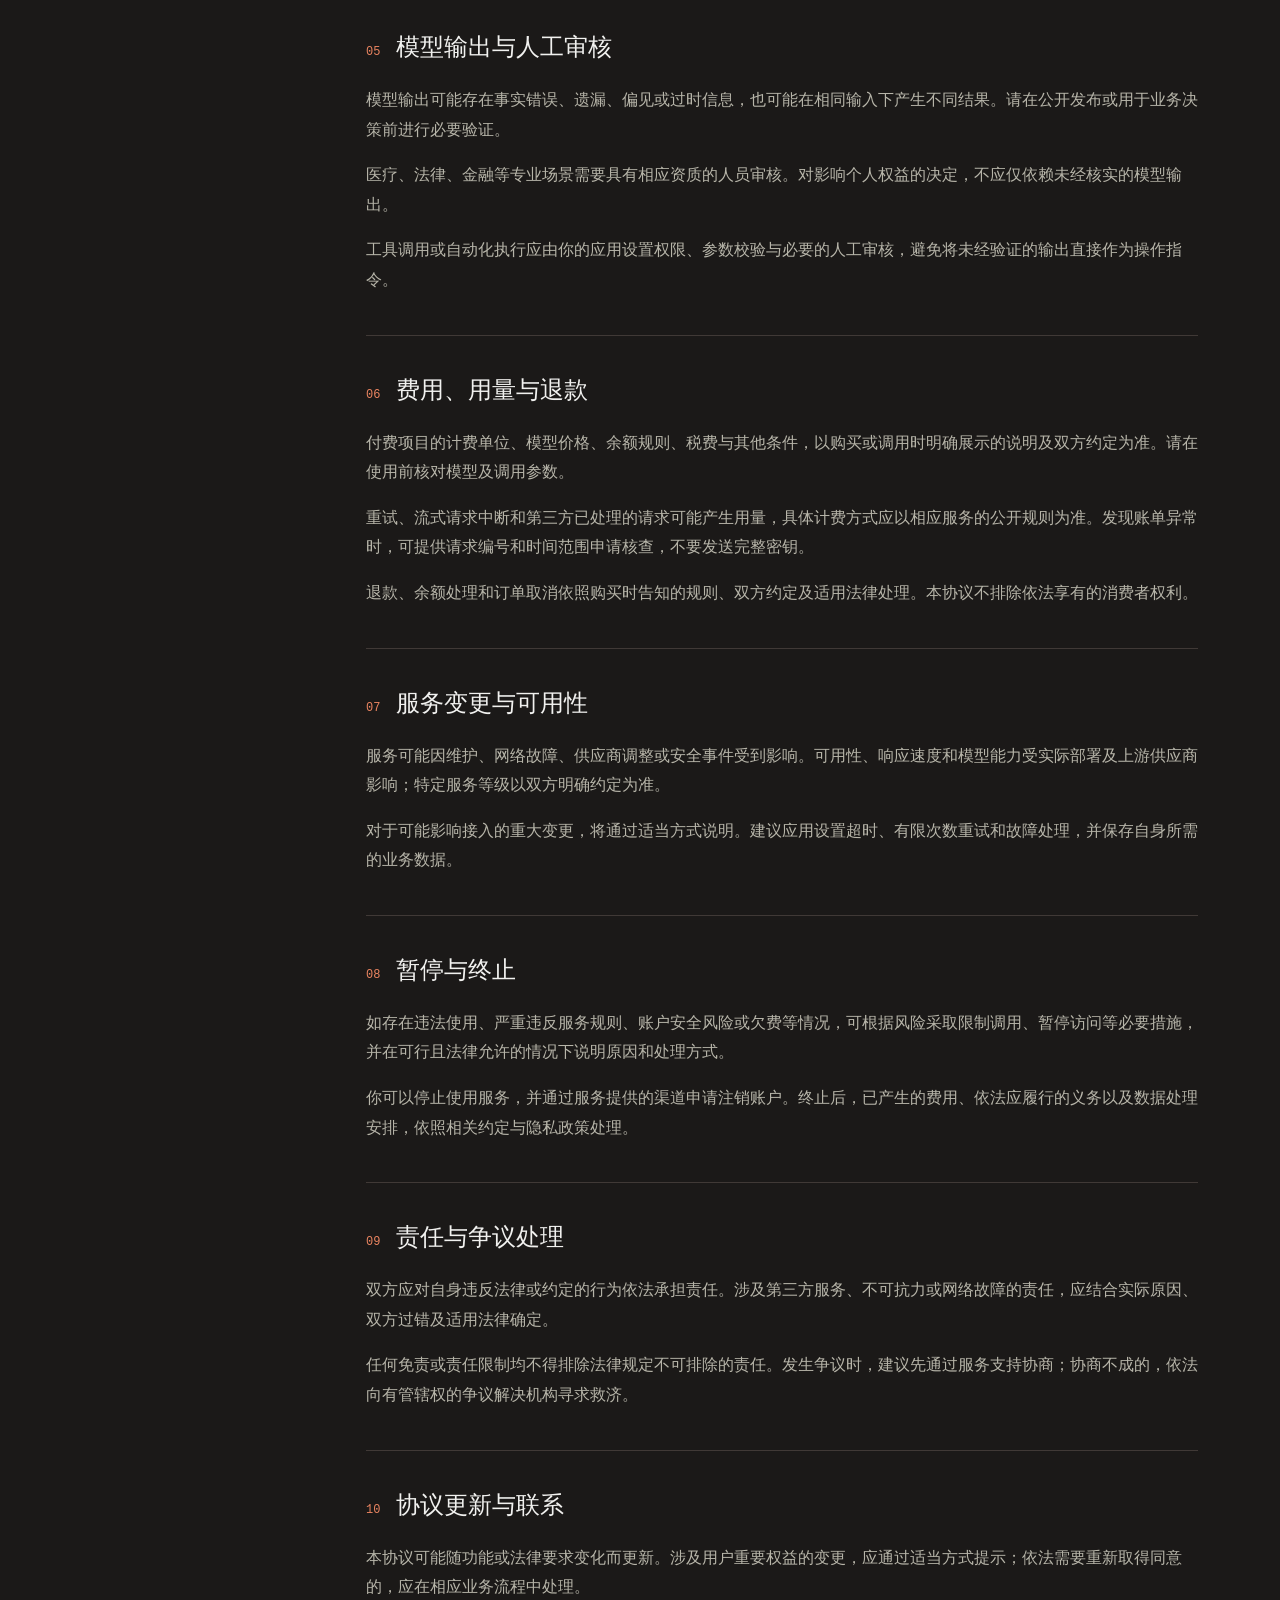
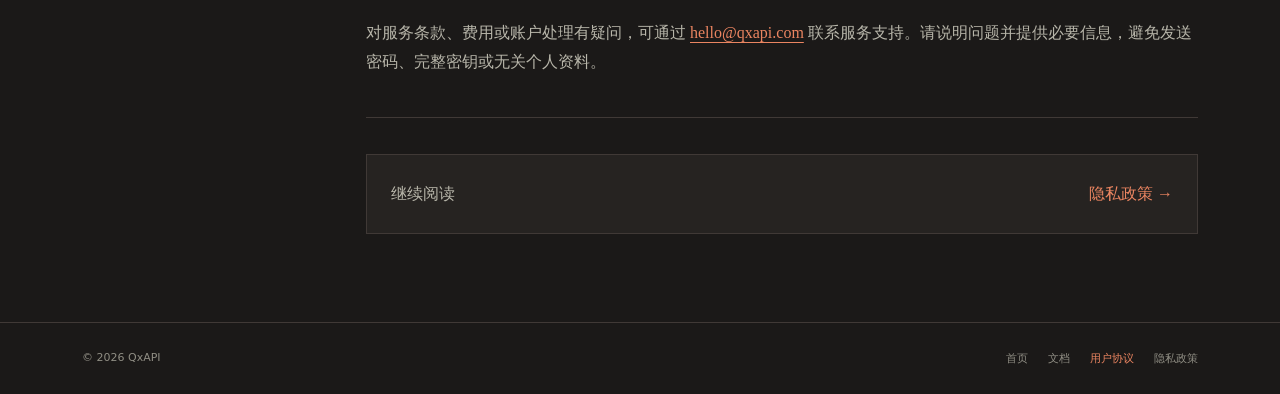
<file: terms.html>
<!doctype html>
<html lang="zh-CN" data-theme="dark">
<head>
    <meta charset="utf-8">
    <meta name="viewport" content="width=device-width,initial-scale=1">
    <meta name="description" content="了解 QxAPI 服务的使用规则、双方责任与服务边界。">
    <meta name="color-scheme" content="dark">
    <title>用户协议 — QxAPI</title>
    <link rel="stylesheet" href="./css/style.css">
</head>
<body class="legal-page">
    <a class="legal-skip" href="#main">跳到正文</a>
    <div class="legal-top wrap"></div>
    <main id="main" class="legal-layout wrap">
        <aside class="legal-toc">
            <nav aria-label="页面目录">
                <p class="legal-label">本页内容</p>
                <ol><li><a href="#scope">适用范围与服务说明</a></li>
                    <li><a href="#account">账户与密钥安全</a></li>
                    <li><a href="#usage">合理使用与禁止行为</a></li>
                    <li><a href="#content">输入、输出与知识产权</a></li>
                    <li><a href="#ai">模型输出与人工审核</a></li>
                    <li><a href="#billing">费用、用量与退款</a></li>
                    <li><a href="#availability">服务变更与可用性</a></li>
                    <li><a href="#suspension">暂停与终止</a></li>
                    <li><a href="#liability">责任与争议处理</a></li>
                    <li><a href="#updates">协议更新与联系</a></li></ol>
            </nav>
        </aside>
        <article class="legal-content">
            <header class="legal-heading">
                <p class="legal-label">QxAPI / TERMS OF SERVICE</p>
                <h1>用户协议</h1>
                <p>了解 QxAPI 服务的使用规则、双方责任与服务边界。</p>
            </header>
            <section id="scope" aria-labelledby="scope-title">
                <h2 id="scope-title"><span>01</span>适用范围与服务说明</h2>
                <p>本协议适用于 QxAPI 网站、API 接入及相关服务。服务内容包括模型接口访问、请求转发，以及实际开放的账户与用量管理功能。具体可用模型、接口、价格和限制以服务页面及订单约定为准。</p><p>本页面用于说明服务规则。涉及账户开通、付费购买或协议接受的流程，以对应业务页面和双方实际约定为准。</p>
            </section>
            <section id="account" aria-labelledby="account-title">
                <h2 id="account-title"><span>02</span>账户与密钥安全</h2>
                <p>使用需要账户的服务时，请提供真实、准确且必要的信息，并及时更新。代表组织使用服务的，应取得该组织的相应授权。</p><ul><li>妥善保管登录凭据和 API Key，避免将密钥提交到公开仓库、前端代码或共享日志。</li><li>仅向经过授权的成员分配权限，并对自身控制范围内的访问采取合理管理措施。</li><li>发现密钥泄露或异常调用时，应及时停用或轮换密钥，并联系服务支持处理。</li></ul>
            </section>
            <section id="usage" aria-labelledby="usage-title">
                <h2 id="usage-title"><span>03</span>合理使用与禁止行为</h2>
                <p>使用服务应遵守适用法律法规，并尊重他人的隐私、知识产权与其他合法权益。不得利用服务实施下列行为：</p><ul><li>未经授权访问系统、窃取账户、传播恶意代码或干扰服务运行。</li><li>规避访问控制、计费、配额或速率限制，或通过异常流量影响其他用户。</li><li>违法收集、披露或使用个人信息，上传无权处理的保密资料。</li><li>生成或传播违法内容，实施欺诈、侵权及其他损害第三方权益的行为。</li></ul><p>使用第三方模型时，还应遵守与该模型相关、已向用户说明的供应商使用规则。</p>
            </section>
            <section id="content" aria-labelledby="content-title">
                <h2 id="content-title"><span>04</span>输入、输出与知识产权</h2>
                <p>你应确保对提交的提示词、文件及其他输入拥有合法使用和处理权限。为完成请求，相关内容可能需要由 QxAPI 及你选择的模型供应商处理，具体见隐私政策。</p><p>你对原有内容享有的权利不因使用服务而转移。生成内容的使用应结合适用法律、第三方权利及对应模型的条款判断；生成结果不保证具有独创性、排他性或可获得知识产权保护。</p><p>未经许可，不得擅自使用 QxAPI 的商标、标识或受保护的网站内容，但法律允许的使用除外。</p>
            </section>
            <section id="ai" aria-labelledby="ai-title">
                <h2 id="ai-title"><span>05</span>模型输出与人工审核</h2>
                <p>模型输出可能存在事实错误、遗漏、偏见或过时信息，也可能在相同输入下产生不同结果。请在公开发布或用于业务决策前进行必要验证。</p><p>医疗、法律、金融等专业场景需要具有相应资质的人员审核。对影响个人权益的决定，不应仅依赖未经核实的模型输出。</p><p>工具调用或自动化执行应由你的应用设置权限、参数校验与必要的人工审核，避免将未经验证的输出直接作为操作指令。</p>
            </section>
            <section id="billing" aria-labelledby="billing-title">
                <h2 id="billing-title"><span>06</span>费用、用量与退款</h2>
                <p>付费项目的计费单位、模型价格、余额规则、税费与其他条件，以购买或调用时明确展示的说明及双方约定为准。请在使用前核对模型及调用参数。</p><p>重试、流式请求中断和第三方已处理的请求可能产生用量，具体计费方式应以相应服务的公开规则为准。发现账单异常时，可提供请求编号和时间范围申请核查，不要发送完整密钥。</p><p>退款、余额处理和订单取消依照购买时告知的规则、双方约定及适用法律处理。本协议不排除依法享有的消费者权利。</p>
            </section>
            <section id="availability" aria-labelledby="availability-title">
                <h2 id="availability-title"><span>07</span>服务变更与可用性</h2>
                <p>服务可能因维护、网络故障、供应商调整或安全事件受到影响。可用性、响应速度和模型能力受实际部署及上游供应商影响；特定服务等级以双方明确约定为准。</p><p>对于可能影响接入的重大变更，将通过适当方式说明。建议应用设置超时、有限次数重试和故障处理，并保存自身所需的业务数据。</p>
            </section>
            <section id="suspension" aria-labelledby="suspension-title">
                <h2 id="suspension-title"><span>08</span>暂停与终止</h2>
                <p>如存在违法使用、严重违反服务规则、账户安全风险或欠费等情况，可根据风险采取限制调用、暂停访问等必要措施，并在可行且法律允许的情况下说明原因和处理方式。</p><p>你可以停止使用服务，并通过服务提供的渠道申请注销账户。终止后，已产生的费用、依法应履行的义务以及数据处理安排，依照相关约定与隐私政策处理。</p>
            </section>
            <section id="liability" aria-labelledby="liability-title">
                <h2 id="liability-title"><span>09</span>责任与争议处理</h2>
                <p>双方应对自身违反法律或约定的行为依法承担责任。涉及第三方服务、不可抗力或网络故障的责任，应结合实际原因、双方过错及适用法律确定。</p><p>任何免责或责任限制均不得排除法律规定不可排除的责任。发生争议时，建议先通过服务支持协商；协商不成的，依法向有管辖权的争议解决机构寻求救济。</p>
            </section>
            <section id="updates" aria-labelledby="updates-title">
                <h2 id="updates-title"><span>10</span>协议更新与联系</h2>
                <p>本协议可能随功能或法律要求变化而更新。涉及用户重要权益的变更，应通过适当方式提示；依法需要重新取得同意的，应在相应业务流程中处理。</p><p>对服务条款、费用或账户处理有疑问，可通过 <a href="mailto:hello@qxapi.com">hello@qxapi.com</a> 联系服务支持。请说明问题并提供必要信息，避免发送密码、完整密钥或无关个人资料。</p>
            </section>
            <a class="legal-next" href="privacy.html"><span>继续阅读</span>隐私政策 →</a>
        </article>
    </main>
    <footer class="footer legal-footer">
        <div class="wrap"><span>© 2026 QxAPI</span><nav aria-label="页脚导航"><a href="index.html">首页</a><a href="docs.html">文档</a><a href="terms.html" aria-current="page">用户协议</a><a href="privacy.html">隐私政策</a></nav></div>
    </footer>
</body>
</html>
</file>
<file: css/style.css>
/* QxAPI shared design system */

/* Legal reading pages: scoped to keep the landing page unchanged. */
.legal-page { background: #1b1918; perspective: none; line-height: 1.85; }
.legal-page .legal-top { min-height: 92px; display: flex; align-items: center; }
.legal-page .legal-back { display: inline-flex; align-items: center; min-height: 44px; padding: 8px 16px; border: 1px solid var(--line); color: var(--ink); font: 13px var(--sans); }
.legal-page .legal-back:hover { border-color: var(--accent); color: var(--accent); background: var(--surface); }
.legal-page .legal-layout { display: grid; grid-template-columns: 220px minmax(0, 1fr); gap: 64px; padding-top: 44px; padding-bottom: 88px; }
.legal-page .legal-toc { position: sticky; top: 28px; align-self: start; max-height: calc(100svh - 56px); overflow-y: auto; border-left: 1px solid var(--line); padding-left: 20px; }
.legal-page .legal-label { margin: 0 0 20px; color: var(--accent); font: 12px/1.6 var(--mono); letter-spacing: .08em; }
.legal-page .legal-toc ol { margin: 0; padding-left: 20px; }
.legal-page .legal-toc li { color: var(--muted); font: 13px/1.7 var(--sans); }
.legal-page .legal-toc a { display: block; padding: 7px 0; }
.legal-page .legal-toc a:hover { color: var(--accent); }
.legal-page .legal-content { min-width: 0; overflow-wrap: anywhere; }
.legal-page .legal-heading { padding-bottom: 40px; border-bottom: 1px solid var(--line); }
.legal-page .legal-heading h1 { margin: 0 0 24px; color: var(--ink); font: 500 clamp(36px, 5vw, 56px)/1.3 var(--display); }
.legal-page .legal-heading > p:last-child { margin: 0; color: var(--muted); font-size: 18px; }
.legal-page .legal-content section { padding: 36px 0 24px; border-bottom: 1px solid var(--line); scroll-margin-top: 24px; }
.legal-page .legal-content h2 { display: flex; align-items: baseline; gap: 16px; margin: 0 0 20px; color: var(--ink); font: 500 24px/1.5 var(--display); }
.legal-page .legal-content h2 span { flex-shrink: 0; color: var(--accent); font: 12px var(--mono); }
.legal-page .legal-content p, .legal-page .legal-content li, .legal-page .legal-content dd { color: var(--muted); font-size: 16px; }
.legal-page .legal-content ul { padding-left: 24px; }
.legal-page .legal-content li { margin: 10px 0; }
.legal-page .legal-content dt { margin-top: 24px; color: var(--ink); font-weight: 600; }
.legal-page .legal-content dd { margin: 8px 0 0; }
.legal-page .legal-content section a { color: var(--accent); text-decoration: underline; text-underline-offset: 4px; }
.legal-page .legal-next { display: flex; justify-content: space-between; flex-wrap: wrap; gap: 16px; margin-top: 36px; padding: 24px; background: var(--surface); border: 1px solid var(--line); color: var(--accent); }
.legal-page .legal-next:hover { border-color: var(--accent); }
.legal-page .legal-next span { color: var(--muted); }
.legal-page a:focus-visible { outline: 2px solid var(--accent); outline-offset: 4px; }
.legal-page .legal-skip { position: absolute; left: 20px; top: 8px; transform: translateY(-200%); padding: 8px 16px; background: var(--accent); color: #1b1918; z-index: 10; }
.legal-page .legal-skip:focus { transform: none; }
.footer > .wrap { gap: 16px; flex-wrap: wrap; }
.footer nav { display: flex; flex-wrap: wrap; gap: 12px 20px; }
.footer nav a { margin: 0; }
.legal-page .legal-footer [aria-current="page"] { color: var(--accent); }
@media (max-width: 900px) {
    .legal-page .legal-layout { grid-template-columns: 180px minmax(0, 1fr); gap: 32px; }
}
@media (max-width: 700px) {
    .legal-page .legal-layout { display: flex; flex-direction: column; gap: 32px; padding-top: 20px; padding-bottom: 56px; }
    .legal-page .legal-toc { position: static; max-height: none; width: 100%; border: 1px solid var(--line); padding: 20px; }
    .legal-page .legal-toc ol { display: grid; grid-template-columns: repeat(2, minmax(0, 1fr)); gap: 0 24px; }
    .legal-page .legal-toc .legal-label { margin-bottom: 8px; }
    .legal-page .legal-content h2 { font-size: 22px; }
}
@media (prefers-reduced-motion: reduce) {
    html:has(.legal-page) { scroll-behavior: auto; }
}

        :root {
            --paper: #1b1918;
            --surface: #262321;
            --ink: #f1f1ef;
            --muted: #b7b5a9;
            --faint: #908e84;
            --line: #403936;
            --accent: #eb8561;
            --accent-dark: #f09a7a;
            --accent-pale: #3a2721;
            --green: #8ca06f;
            --mono: 'Geist Mono', monospace;
            --sans: Poppins, system-ui, sans-serif;
            --serif: Lora, Georgia, serif;
            --display: Newsreader, Georgia, serif
        }

        * {
            box-sizing: border-box
        }

        html {
            scroll-behavior: smooth
        }

        body {
            margin: 0;
            background: radial-gradient(circle at 78% 18%, rgba(235, 133, 97, .08), transparent 28%), var(--paper);
            perspective: 1400px;
            color: var(--ink);
            font-family: var(--serif);
            line-height: 1.6
        }

        a {
            color: inherit;
            text-decoration: none
        }

        .wrap {
            max-width: 1180px;
            margin: auto;
            padding: 0 32px
        }

        .nav {
            height: clamp(64px, 8vh, 92px);
            border-bottom: 0;
            display: flex;
            align-items: center;
            justify-content: space-between;
            font-family: var(--sans);
            font-size: 13px
        }

        .nav>.wrap {
            visibility: hidden;
            width: 100%;
            display: flex;
            align-items: center;
            justify-content: space-between
        }

        .brand {
            display: flex;
            align-items: center;
            gap: 12px;
            font-weight: 600
        }

        .mark {
            display: grid;
            place-items: center;
            width: 34px;
            height: 34px;
            background: var(--accent);
            color: #fff;
            font: 13px var(--mono)
        }

        .navlinks {
            display: flex;
            align-items: center;
            gap: 28px;
            color: var(--muted)
        }

        .navlinks a:hover {
            color: var(--accent)
        }

        .nav-actions {
            display: flex;
            align-items: center;
            gap: 12px
        }

        .btn {
            display: inline-flex;
            align-items: center;
            justify-content: center;
            padding: 12px 20px;
            min-height: 42px;
            border: 1px solid var(--line);
            background: transparent;
            font: 500 12px var(--sans);
            cursor: pointer;
            transition: transform .2s ease, box-shadow .2s ease, background .2s ease
        }

        .btn:hover {
            transform: translateY(-3px);
            box-shadow: 0 8px 0 rgba(235, 133, 97, .18)
        }

        .btn:hover {
            border-color: var(--accent);
            color: var(--accent)
        }

        .btn.primary {
            background: var(--accent);
            border-color: var(--accent);
            color: #fff
        }

        .btn.primary:hover {
            background: var(--accent-dark);
            color: #fff;
            box-shadow: 0 8px 0 rgba(235, 133, 97, .22)
        }

        .hero {
            min-height: calc(100svh - clamp(64px, 8vh, 92px));
            padding: clamp(42px, 7vh, 88px) 0 clamp(48px, 8vh, 96px);
            display: grid;
            grid-template-columns: minmax(0, 1fr) 440px;
            gap: clamp(48px, 8vw, 120px);
            align-items: center
        }

        .eyebrow {
            margin: 0 0 18px;
            color: var(--accent);
            font: 600 11px var(--sans);
            letter-spacing: .16em;
            text-transform: uppercase
        }

        .hero h1 {
            max-width: 760px;
            margin: 0;
            font: 500 clamp(48px, 7.2vw, 92px)/.94 var(--display);
            letter-spacing: -.035em
        }

        .hero h1 em {
            color: var(--accent);
            font-style: normal
        }

        .lead {
            max-width: 610px;
            margin: 32px 0 36px;
            color: var(--muted);
            font-size: clamp(16px, 1.5vw, 19px);
            line-height: 1.75
        }

        .actions {
            display: flex;
            gap: 12px;
            flex-wrap: wrap
        }

        .terminal {
            position: relative;
            background: linear-gradient(145deg, #171310 0%, #0a0908 72%);
            color: #ffffff;
            border: 1px solid #765346;
            padding: 26px;
            font: 13px/1.8 var(--mono);
            box-shadow: 18px 20px 0 rgba(58, 39, 33, .72), 0 28px 60px rgba(0, 0, 0, .35);
            transform: rotateY(-5deg) rotateX(2deg);
            transform-origin: center right;
            transition: transform .35s ease, box-shadow .35s ease
        }

        .terminal:before {
            content: "QXAPI  /  LIVE REQUEST";
            display: block;
            margin: -3px 0 18px;
            padding-bottom: 12px;
            border-bottom: 1px solid #49382f;
            color: #d6866a;
            font: 10px var(--mono);
            letter-spacing: .12em
        }

        .terminal:hover {
            transform: rotateY(0) rotateX(0) translateY(-8px);
            box-shadow: 20px 28px 0 rgba(58, 39, 33, .72), 0 34px 70px rgba(0, 0, 0, .45)
        }

        .terminal .bar {
            display: flex;
            gap: 6px;
            margin-bottom: 18px
        }

        .terminal .bar:after {
            content: "secure · 42ms";
            margin-left: auto;
            color: #8ca06f;
            font: 10px var(--mono)
        }

        .terminal .dot {
            width: 8px;
            height: 8px;
            background: #6e6d68
        }

        .orange {
            color: #d6866a
        }

        .green {
            color: #a5bd84
        }

        .dim {
            color: #9b988c
        }

        .signal {
            display: inline-flex;
            align-items: center;
            gap: 7px;
            margin-top: 30px;
            color: var(--muted);
            font: 11px var(--sans)
        }

        .signal i {
            width: 7px;
            height: 7px;
            background: var(--green);
            display: inline-block
        }

        .section {
            padding: 88px 0;
            border-top: 1px solid var(--line)
        }

        .section-head {
            display: flex;
            justify-content: space-between;
            gap: 30px;
            align-items: end;
            margin-bottom: 42px
        }

        .section h2 {
            margin: 0;
            font: 500 42px/1.1 var(--display);
            letter-spacing: -.02em
        }

        .section-head p {
            max-width: 360px;
            margin: 0;
            color: var(--muted);
            font-size: 15px
        }

        .grid {
            display: grid;
            grid-template-columns: repeat(3, 1fr);
            border-top: 1px solid var(--line);
            border-left: 1px solid var(--line)
        }

        .card {
            padding: clamp(22px, 3vw, 32px);
            border-right: 1px solid var(--line);
            border-bottom: 1px solid var(--line);
            min-height: 220px;
            transition: background .2s ease, transform .2s ease
        }

        .card:hover {
            transform: translateY(-3px)
        }

        .card:hover {
            background: linear-gradient(145deg, var(--surface), rgba(235, 133, 97, .07));
            box-shadow: inset 0 0 0 1px rgba(235, 133, 97, .18)
        }

        .num {
            font: 12px var(--mono);
            color: var(--accent);
            margin-bottom: 38px
        }

        .card h3 {
            margin: 0 0 10px;
            font: 600 18px var(--sans)
        }

        .card p {
            margin: 0;
            color: var(--muted);
            font-size: 14px
        }

        .metrics {
            display: grid;
            grid-template-columns: repeat(4, 1fr);
            gap: 1px;
            background: var(--line);
            border: 1px solid var(--line)
        }

        .metric {
            background: var(--paper);
            padding: 27px;
            transition: transform .2s ease, background .2s ease
        }

        .metric:hover {
            background: var(--surface);
            transform: translateY(-4px)
        }

        .metric strong {
            display: block;
            color: var(--accent);
            font: 500 34px var(--display)
        }

        .metric span {
            color: var(--muted);
            font: 12px var(--sans)
        }

        .cta {
            background: linear-gradient(135deg, #eb8561, #b95d40);
            color: #fff;
            padding: 48px;
            box-shadow: 14px 14px 0 rgba(58, 39, 33, .7);
            display: flex;
            justify-content: space-between;
            align-items: center;
            gap: 30px
        }

        .cta h2 {
            margin: 0;
            font: 500 38px var(--display)
        }

        .cta .btn {
            border-color: #fff;
            color: #fff
        }

        .footer {
            border-top: 1px solid var(--line);
            padding: 28px 0;
            color: var(--faint);
            font: 11px var(--sans)
        }

        .footer>.wrap {
            display: flex;
            justify-content: space-between
        }

        .footer a {
            margin-left: 22px
        }

        @media (prefers-reduced-motion: reduce) {

            *,
            *:before,
            *:after {
                transition: none !important;
                transform: none !important
            }
        }

        @media(max-height:700px) and (min-width:761px) {
            .hero {
                padding-top: 32px;
                padding-bottom: 42px
            }

            .hero h1 {
                font-size: clamp(48px, 6vw, 72px)
            }

            .lead {
                margin-top: 20px;
                margin-bottom: 24px
            }

            .signal {
                margin-top: 18px
            }

            .terminal {
                padding: 20px
            }
        }

        @media(max-width:760px) {
            .wrap {
                padding: 0 20px
            }

            .navlinks {
                display: none
            }

            .hero {
                min-height: calc(100svh - 64px);
                padding: 56px 0 70px;
                display: block
            }

            .hero h1 {
                font-size: 55px
            }

            .terminal {
                margin-top: 55px
            }

            .grid {
                grid-template-columns: 1fr
            }

            .metrics {
                grid-template-columns: repeat(2, 1fr)
            }

            .section {
                padding: 62px 0
            }

            .section-head {
                display: block
            }

            .section-head p {
                margin-top: 14px
            }

            .cta {
                display: block;
                padding: 32px
            }

            .cta h2 {
                font-size: 30px;
                margin-bottom: 25px
            }

            .footer>.wrap {
                display: block
            }

            .footer nav {
                margin-top: 14px
            }

            .footer a {
                margin: 0 18px 0 0
            }
        }
    
/* Documentation layout */

        :root {
            --paper: #1b1918;
            --surface: #262321;
            --ink: #f1f1ef;
            --muted: #b7b5a9;
            --faint: #908e84;
            --line: #403936;
            --accent: #eb8561;
            --accent-dark: #f09a7a;
            --accent-pale: #3a2721;
            --code: #1b1b19;
            --serif: Lora, Georgia, serif;
            --display: Newsreader, Georgia, serif;
            --sans: Poppins, system-ui, sans-serif;
            --mono: 'Geist Mono', monospace
        }

        * {
            box-sizing: border-box
        }

        html {
            scroll-behavior: smooth
        }

        body {
            margin: 0;
            background: var(--paper);
            color: var(--ink);
            font-family: var(--serif);
            line-height: 1.7
        }

        a {
            color: inherit;
            text-decoration: none
        }

        .wrap {
            max-width: 1180px;
            margin: auto;
            padding: 0 32px
        }

        .nav {
            height: 92px;
            border-bottom: 0;
            display: flex;
            align-items: center;
            font: 13px var(--sans)
        }

        .nav-in {
            visibility: hidden;
            width: 100%;
            display: flex;
            justify-content: space-between;
            align-items: center
        }

        .back-button {
            position: absolute;
            top: 24px;
            left: 32px;
            z-index: 5;
            border: 1px solid var(--line);
            background: var(--surface);
            color: var(--muted);
            padding: 9px 13px;
            font: 500 11px var(--sans);
            cursor: pointer;
            transition: transform .2s ease, color .2s ease, border-color .2s ease, box-shadow .2s ease
        }

        .back-button:hover {
            transform: translateY(-2px);
            color: var(--accent);
            border-color: var(--accent);
            box-shadow: 4px 4px 0 rgba(235, 133, 97, .18)
        }

        .brand {
            display: flex;
            align-items: center;
            gap: 12px;
            font-weight: 600
        }

        .mark {
            display: grid;
            place-items: center;
            width: 34px;
            height: 34px;
            background: var(--accent);
            color: #fff;
            font: 13px var(--mono)
        }

        .navlinks {
            display: flex;
            gap: 25px;
            color: var(--muted)
        }

        .navlinks a:hover {
            color: var(--accent)
        }

        .docs {
            display: grid;
            grid-template-columns: 230px minmax(0, 760px);
            gap: 84px;
            padding: 62px 32px 100px
        }

        .sidebar {
            position: sticky;
            top: 25px;
            height: max-content;
            border-left: 1px solid var(--line);
            padding-left: 20px
        }

        .side-title {
            margin: 0 0 10px;
            color: var(--faint);
            font: 600 10px var(--sans);
            letter-spacing: .15em;
            text-transform: uppercase
        }

        .side-list {
            list-style: none;
            padding: 0;
            margin: 0 0 27px
        }

        .side-list a {
            display: block;
            padding: 5px 10px;
            color: var(--muted);
            font: 13px var(--sans);
            border-left: 2px solid transparent;
            margin-left: -22px
        }

        .side-list a:hover,
        .side-list a.active {
            color: var(--accent);
            border-left-color: var(--accent);
            background: var(--accent-pale)
        }

        .content h1 {
            margin: 0 0 15px;
            font: 500 52px/1.05 var(--display);
            letter-spacing: -.02em
        }

        .content h2 {
            margin: 60px 0 14px;
            padding-bottom: 12px;
            border-bottom: 1px solid var(--line);
            font: 500 32px var(--display)
        }

        .content h3 {
            margin: 32px 0 8px;
            font: 600 16px var(--sans)
        }

        .content p {
            color: var(--muted);
            font-size: 16px
        }

        .intro {
            font-size: 18px !important;
            max-width: 650px
        }

        .note {
            margin: 28px 0;
            padding: 18px 20px;
            border-left: 3px solid var(--accent);
            background: var(--accent-pale)
        }

        .note strong {
            display: block;
            color: var(--accent-dark);
            font: 600 13px var(--sans);
            margin-bottom: 3px
        }

        .note p {
            margin: 0;
            font-size: 14px
        }

        .code-wrap {
            margin: 18px 0 26px;
            background: var(--code);
            color: #fff;
            border: 1px solid #60483f;
            box-shadow: 0 8px 0 rgba(235, 133, 97, .12)
        }

        .code-head {
            display: flex;
            justify-content: space-between;
            padding: 9px 14px;
            border-bottom: 1px solid #60483f;
            color: #d4c4bd;
            font: 11px var(--mono)
        }

        .copy {
            border: 0;
            background: transparent;
            color: #d6866a;
            font: 11px var(--mono);
            cursor: pointer
        }

        .copy:hover {
            color: #fff
        }

        .code {
            padding: 20px 18px;
            margin: 0;
            overflow: auto;
            font: 13px/1.8 var(--mono);
            color: #fff;
            background: var(--code)
        }

        .orange {
            color: #d6866a
        }

        .green {
            color: #a5bd84
        }

        .api {
            margin: 22px 0;
            padding: 22px;
            background: var(--surface);
            border: 1px solid var(--line)
        }

        .method {
            display: flex;
            gap: 12px;
            align-items: center;
            margin-bottom: 10px
        }

        .badge {
            padding: 3px 8px;
            background: var(--accent-pale);
            color: var(--accent-dark);
            font: 600 11px var(--mono)
        }

        .path {
            font: 13px var(--mono)
        }

        .api p {
            margin: 0;
            font-size: 14px
        }

        .table {
            width: 100%;
            border-collapse: collapse;
            margin-top: 18px;
            font: 13px var(--sans)
        }

        .table th {
            text-align: left;
            color: var(--faint);
            font-size: 10px;
            letter-spacing: .1em;
            text-transform: uppercase
        }

        .table th,
        .table td {
            padding: 9px 8px;
            border-bottom: 1px solid var(--line)
        }

        .table td:first-child {
            font-family: var(--mono)
        }

        .footer {
            border-top: 1px solid var(--line);
            padding: 28px 0;
            color: var(--faint);
            font: 11px var(--sans)
        }

        @media(max-width:800px) {
            .wrap {
                padding: 0 20px
            }

            .navlinks {
                display: none
            }

            .docs {
                display: block;
                padding: 35px 20px 70px
            }

            .sidebar {
                position: static;
                border-left: 0;
                border-bottom: 1px solid var(--line);
                padding: 0 0 18px;
                margin-bottom: 42px;
                display: flex;
                gap: 20px;
                overflow: auto
            }

            .side-title {
                display: none
            }

            .side-list {
                display: flex;
                gap: 4px;
                margin: 0;
                white-space: nowrap
            }

            .side-list a {
                margin: 0;
                border-left: 0;
                border-bottom: 2px solid transparent
            }

            .side-list a.active {
                border-bottom-color: var(--accent)
            }

            .content h1 {
                font-size: 44px
            }

            .content h2 {
                margin-top: 46px
            }
        }
</file>
